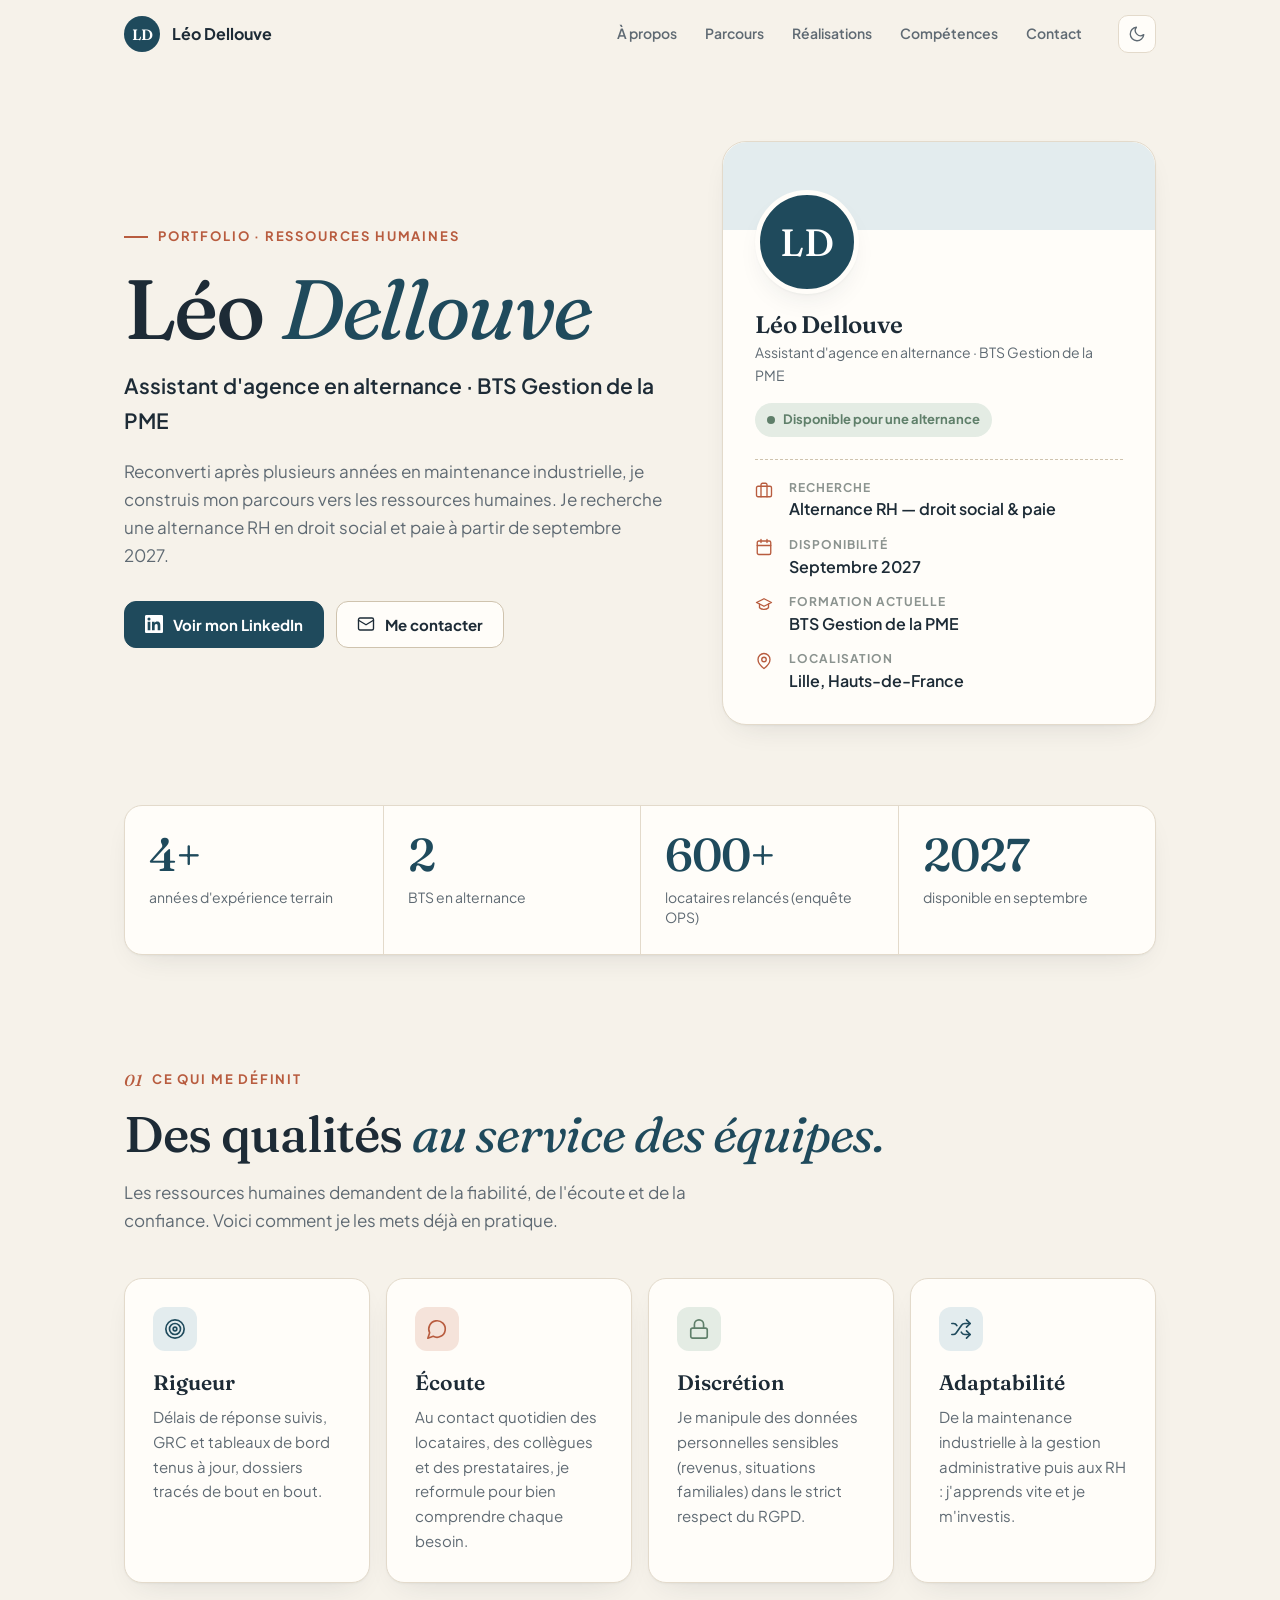
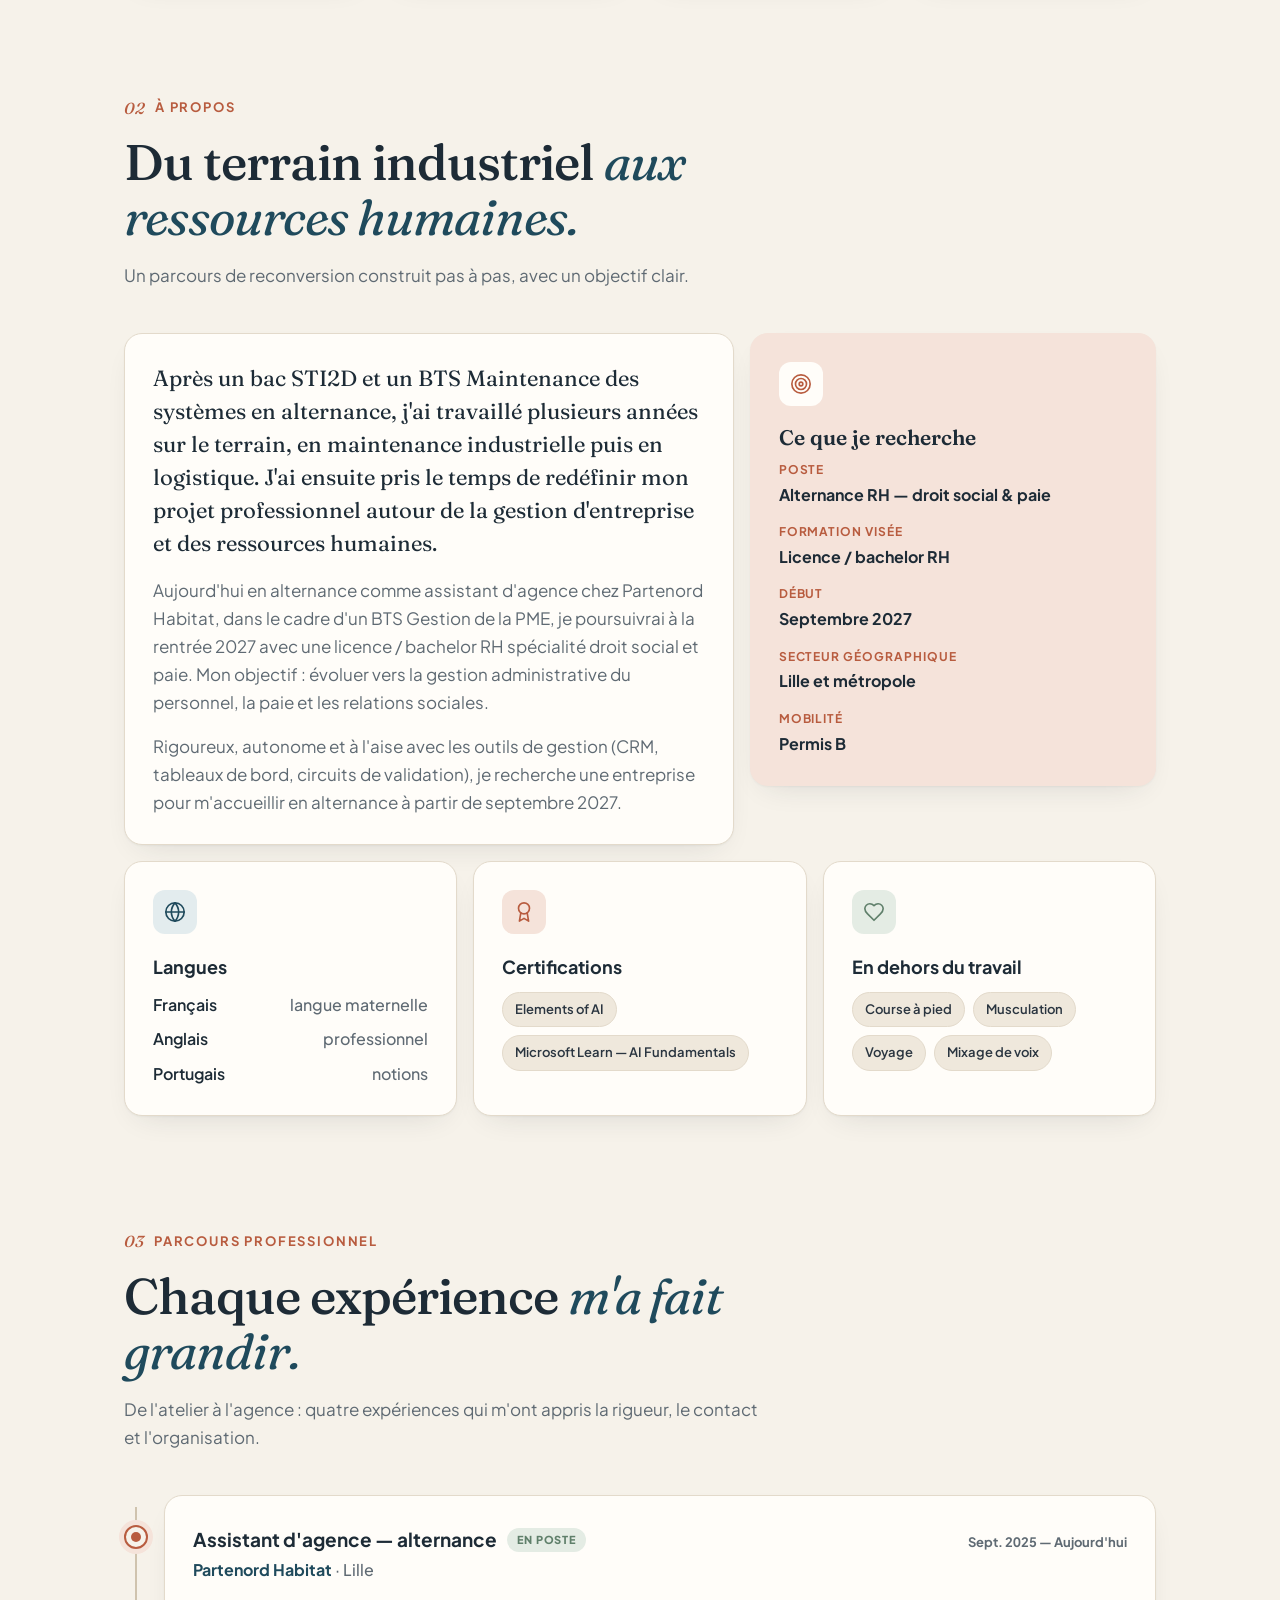
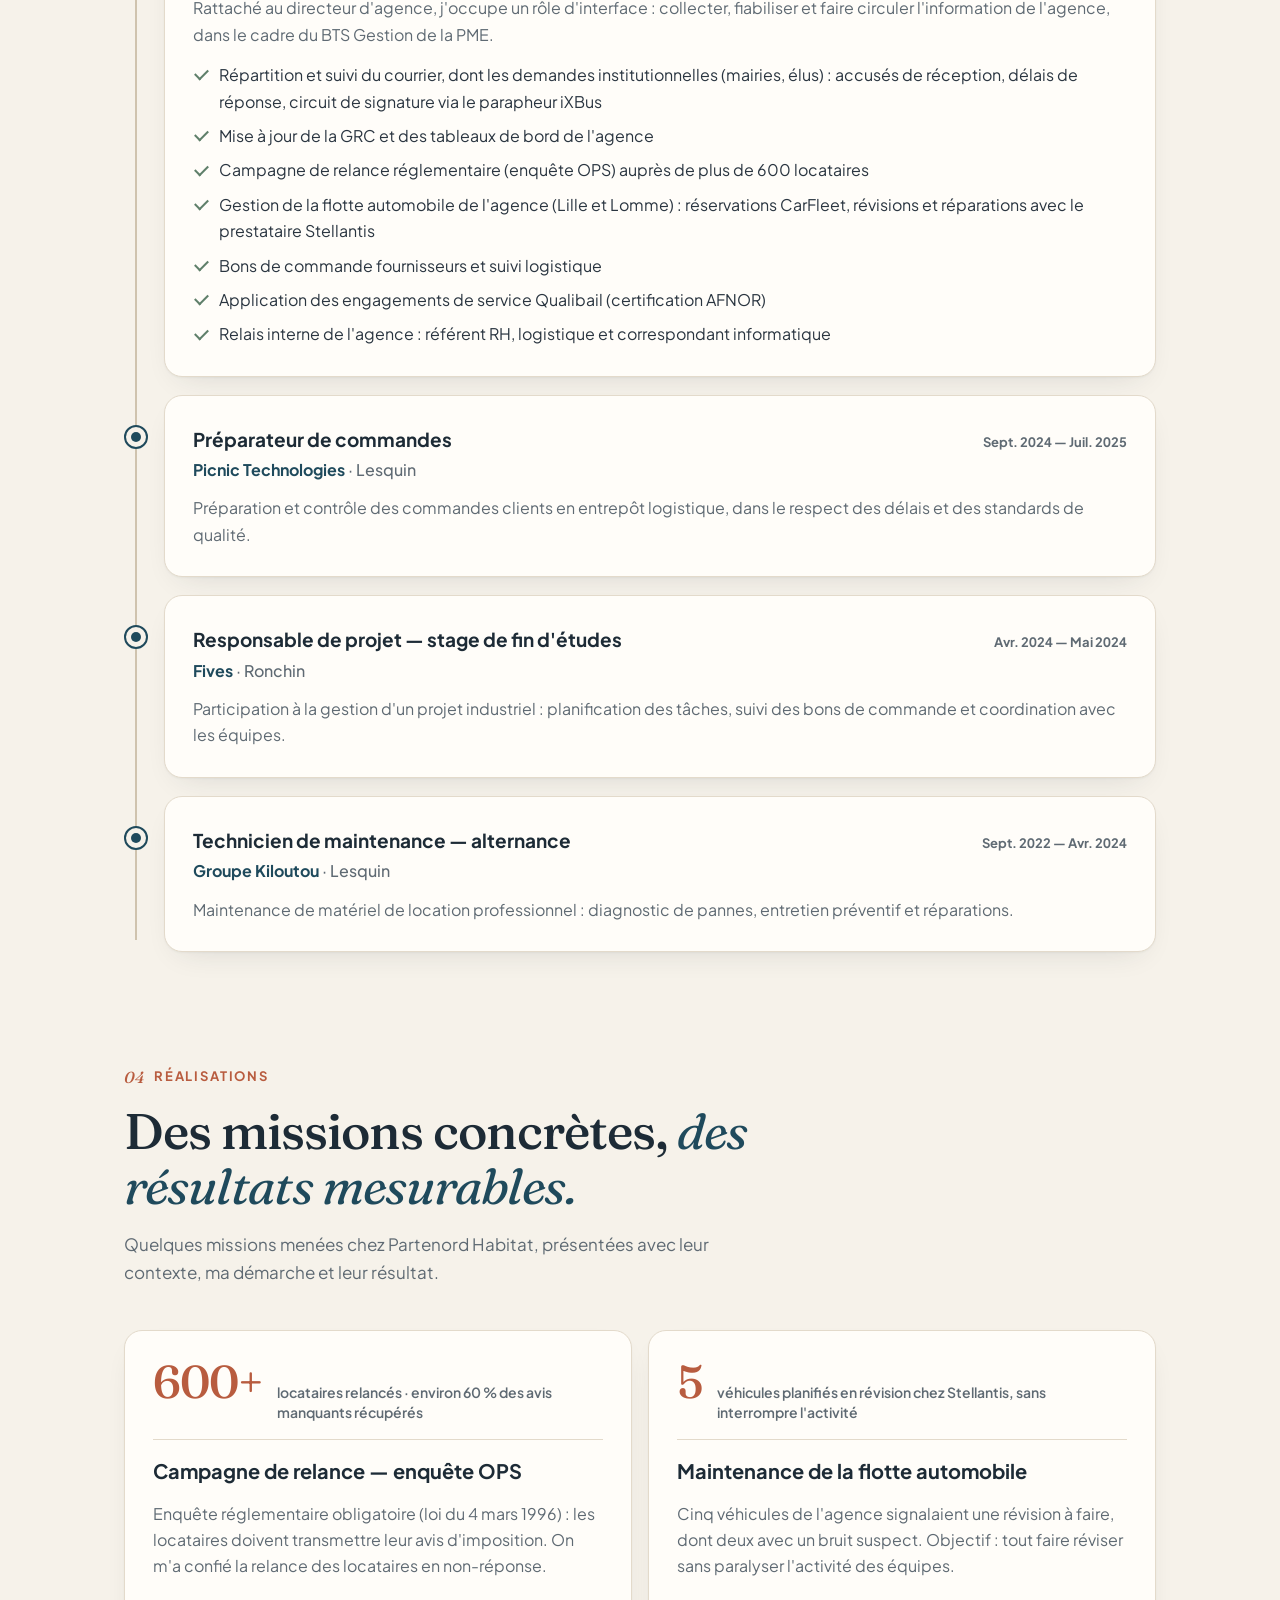
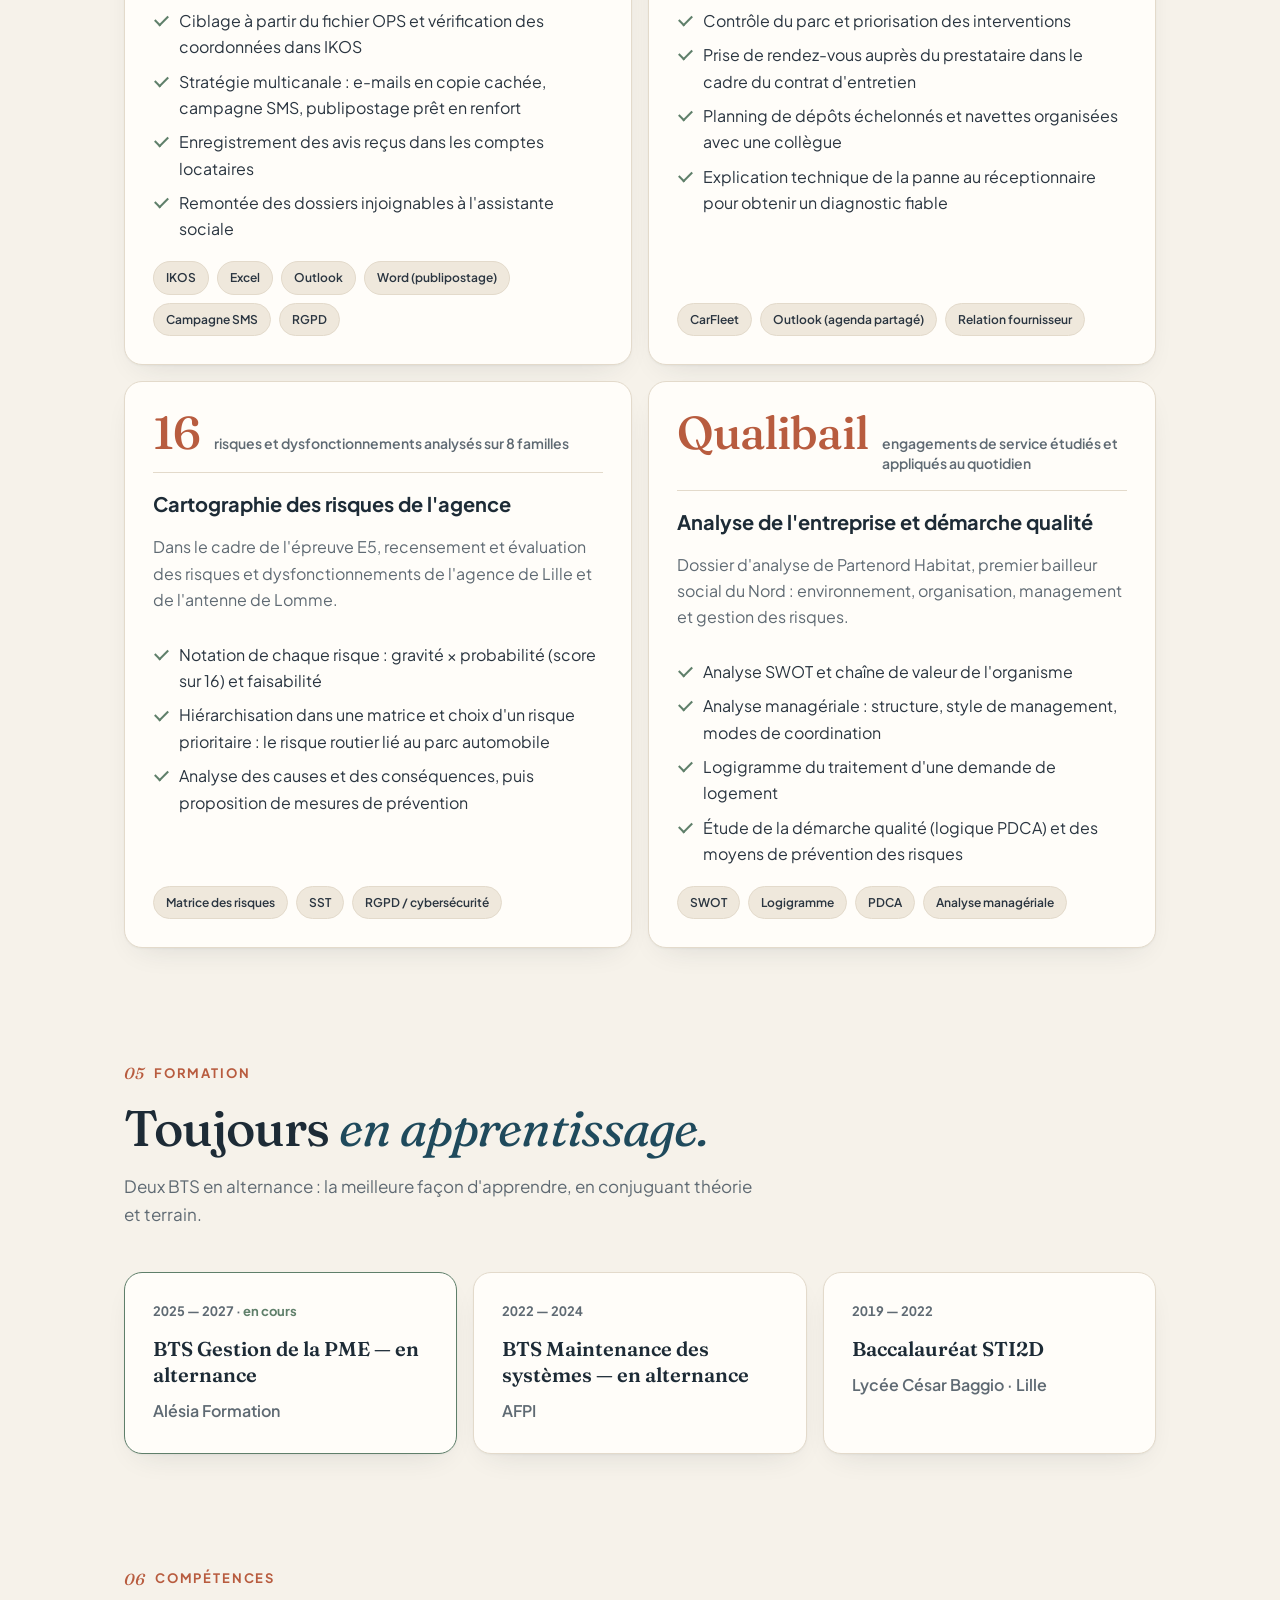
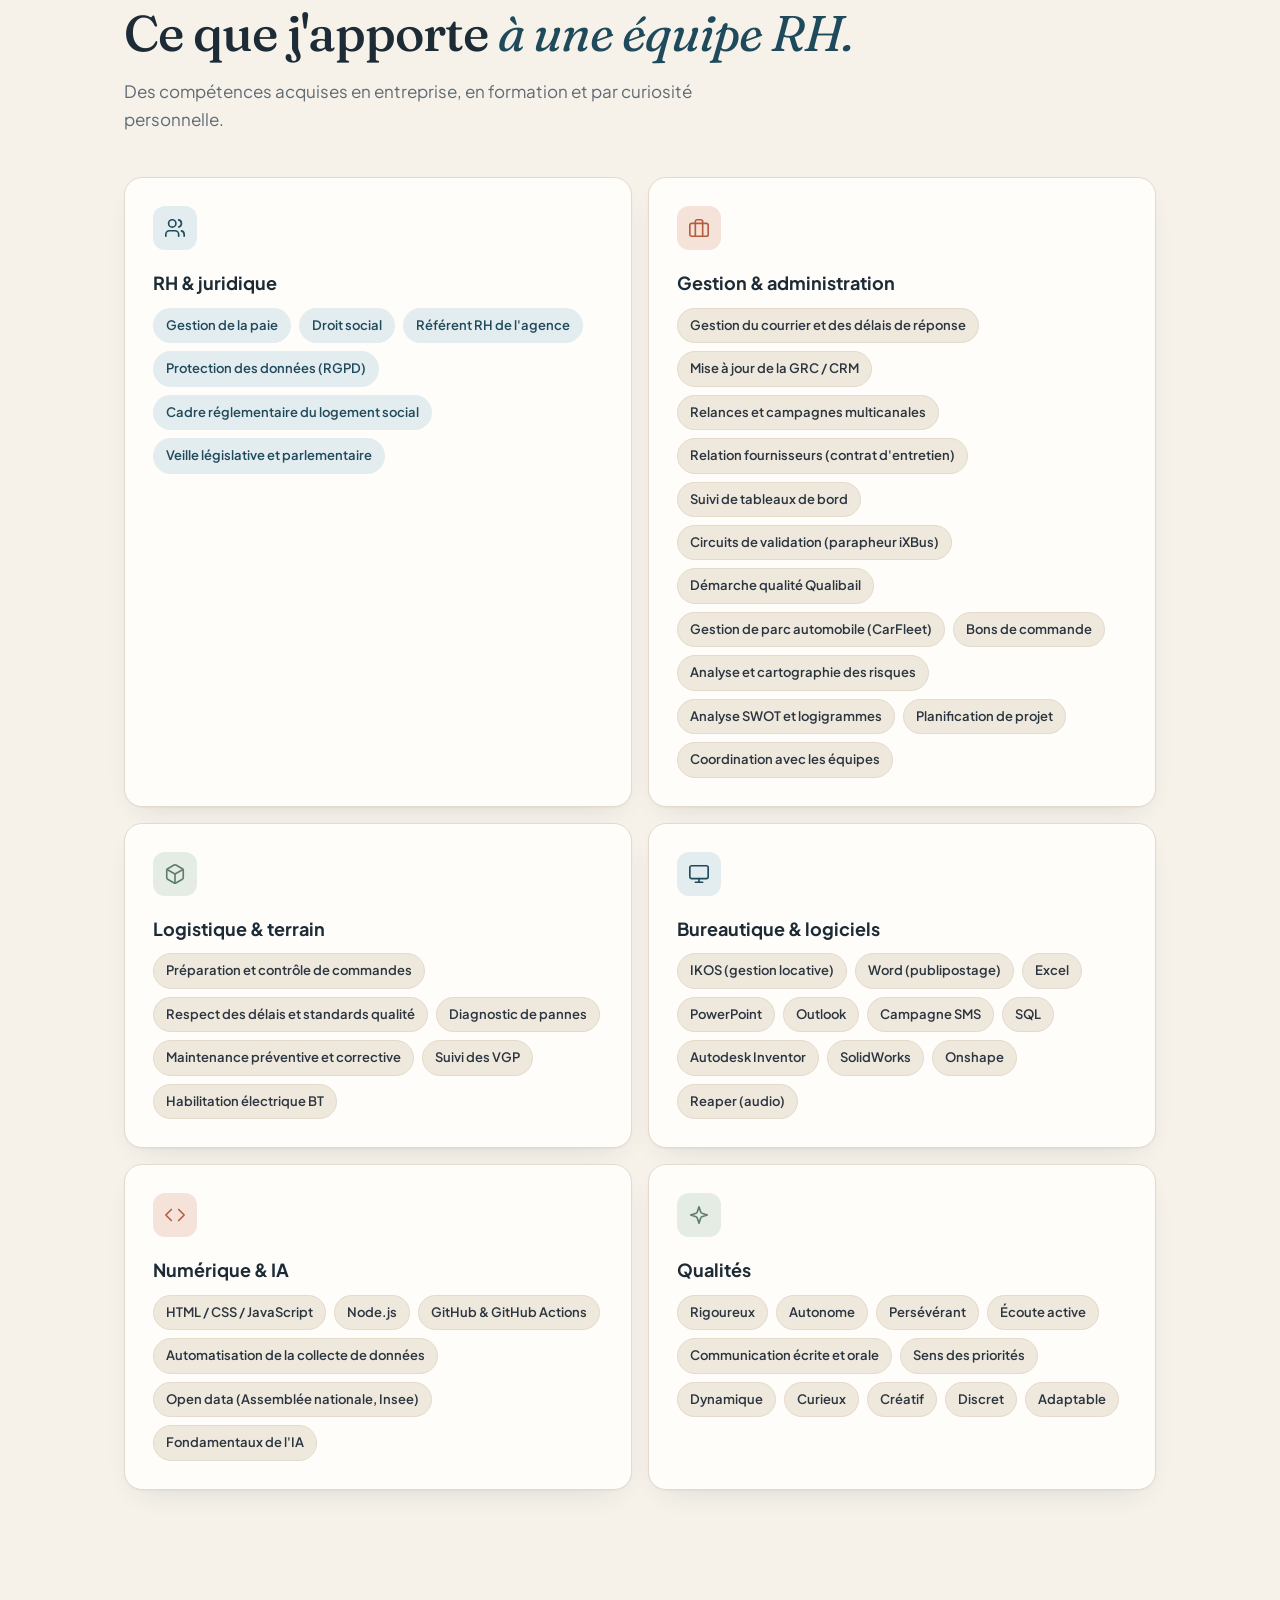
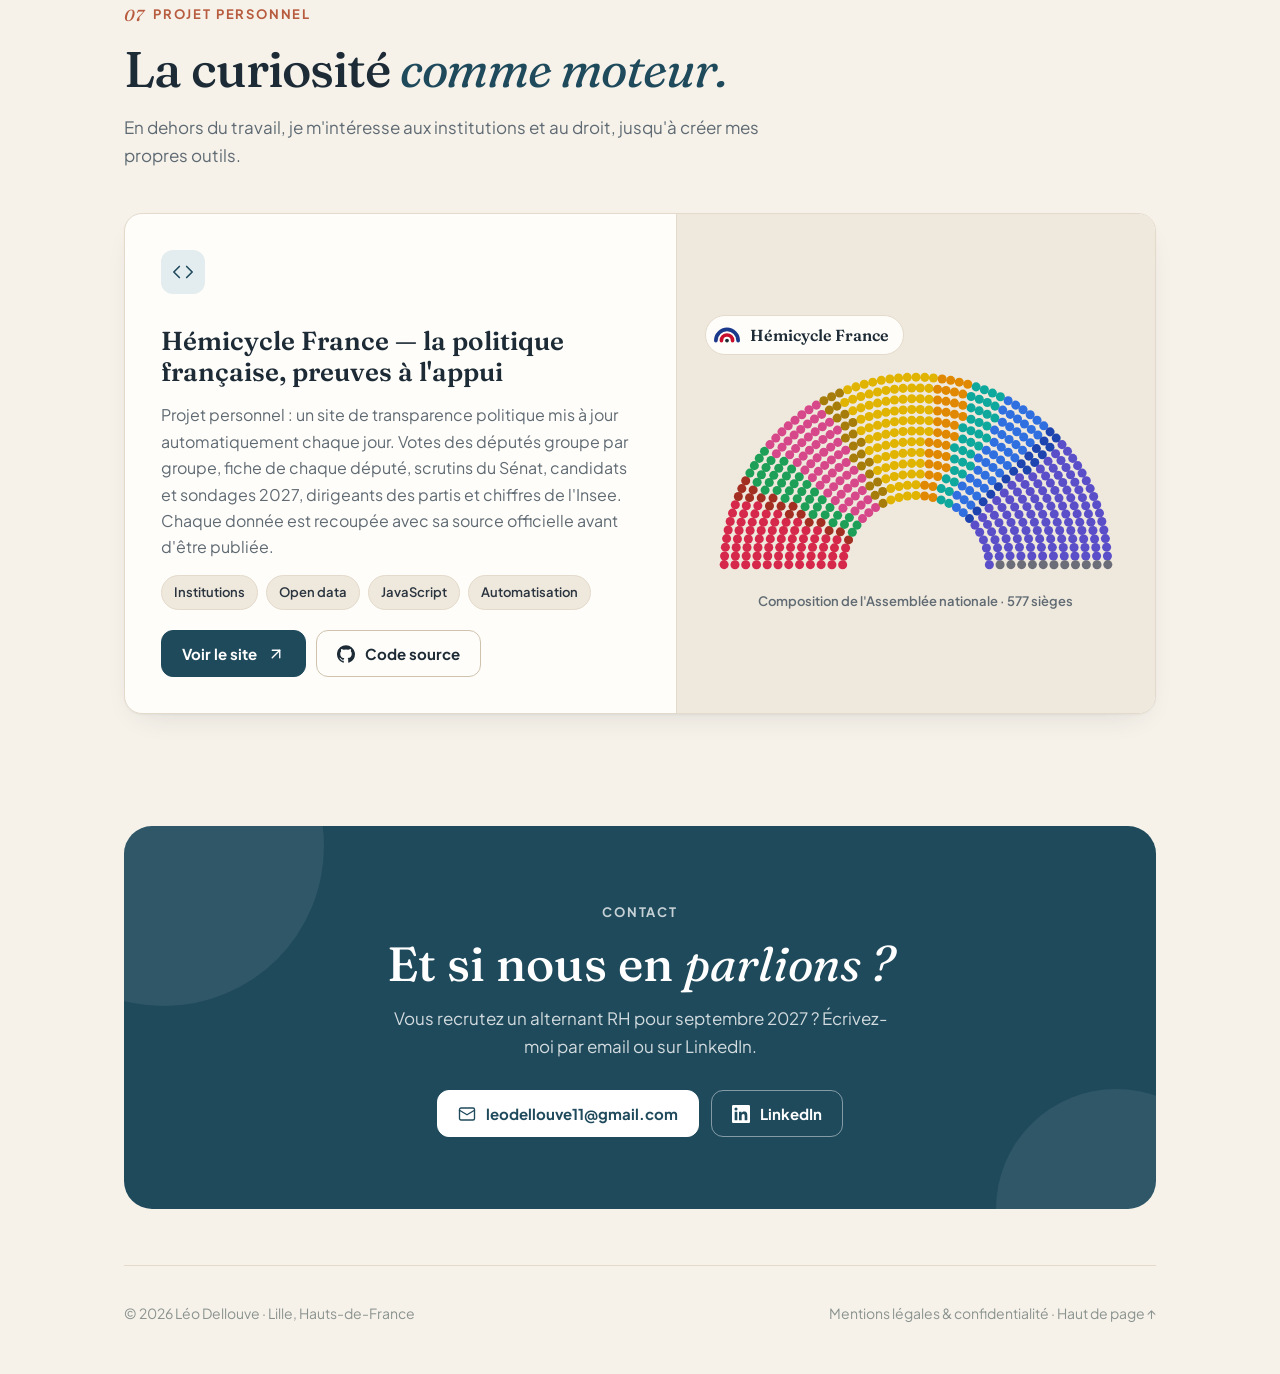
<file: index.html>
<!DOCTYPE html>
<html lang="fr">
<head>
  <meta charset="utf-8">
  <meta name="viewport" content="width=device-width, initial-scale=1">
  <title>Portfolio</title>
  <meta name="description" content="Léo Dellouve — assistant d'agence en alternance (BTS Gestion de la PME), en recherche d'alternance RH en droit social et paie pour la rentrée 2027.">
  <meta name="theme-color" content="#f6f2ea">
  <!-- Confidentialité : aucune ressource externe n'est chargée (ni police, ni script, ni statistique). -->
  <meta http-equiv="Content-Security-Policy" content="default-src 'self'; script-src 'self' 'unsafe-inline'; style-src 'self' 'unsafe-inline'; img-src 'self' data:; font-src 'self'; connect-src 'none'; frame-src 'none'; object-src 'none'; base-uri 'self'; form-action 'none'">
  <meta name="referrer" content="no-referrer">
  <link rel="stylesheet" href="fonts/fonts.css">
  <style>
    :root {
      --bg: #f6f2ea;
      --bg-alt: #efe8dc;
      --surface: #fffdf9;
      --ink: #1d2b36;
      --text: #2a3540;
      --muted: #5f6a73;
      --faint: #8b938f;
      --line: #e3dacb;
      --line-strong: #cfc3ae;
      --primary: #1f4a5c;
      --primary-ink: #ffffff;
      --primary-soft: #e3ecee;
      --accent: #b85c3f;
      --accent-soft: #f5e3da;
      --sage: #5f7f6a;
      --sage-soft: #e4ece4;
      --shadow: 0 1px 2px rgba(29, 43, 54, .04), 0 12px 32px -16px rgba(29, 43, 54, .16);
      --radius: 18px;
      color-scheme: light;
    }
    :root[data-theme="dark"] {
      --bg: #141a1f;
      --bg-alt: #1a2127;
      --surface: #1d252c;
      --ink: #f1ece3;
      --text: #dcd6cc;
      --muted: #a2a8a8;
      --faint: #7d8584;
      --line: #2c353d;
      --line-strong: #3b4650;
      --primary: #8dbccb;
      --primary-ink: #0f1a20;
      --primary-soft: #1f3139;
      --accent: #e39a7f;
      --accent-soft: #3a2923;
      --sage: #9dbba6;
      --sage-soft: #223029;
      --shadow: 0 1px 2px rgba(0,0,0,.2), 0 12px 32px -16px rgba(0,0,0,.5);
      color-scheme: dark;
    }

    * { box-sizing: border-box; }
    html { scroll-behavior: smooth; }
    body {
      margin: 0; background: var(--bg); color: var(--text);
      font: 16px/1.65 "Plus Jakarta Sans", system-ui, -apple-system, sans-serif;
      -webkit-font-smoothing: antialiased; overflow-x: hidden;
    }
    a { color: inherit; }
    ::selection { background: var(--accent-soft); color: var(--ink); }
    .wrap { max-width: 1080px; margin: 0 auto; padding: 0 24px; }
    .serif { font-family: Fraunces, Georgia, serif; }
    h1, h2, h3 { color: var(--ink); }

    /* ---------- Barre de progression + navigation ---------- */
    .progress { position: fixed; top: 0; left: 0; height: 3px; width: 100%; z-index: 60; background: var(--accent); transform-origin: 0 50%; transform: scaleX(0); }
    .topbar {
      position: sticky; top: 0; z-index: 50;
      background: color-mix(in srgb, var(--bg) 88%, transparent);
      backdrop-filter: blur(10px); -webkit-backdrop-filter: blur(10px);
      border-bottom: 1px solid transparent; transition: border-color .3s;
    }
    .topbar.scrolled { border-bottom-color: var(--line); }
    .topbar .wrap { display: flex; align-items: center; gap: 24px; height: 68px; }
    .brand { display: flex; align-items: center; gap: 12px; text-decoration: none; margin-right: auto; }
    .brand .mono { width: 36px; height: 36px; border-radius: 50%; display: grid; place-items: center; background: var(--primary); color: var(--primary-ink); font: 600 15px Fraunces, Georgia, serif; }
    .brand span:last-child { font-weight: 700; color: var(--ink); }
    nav { display: flex; gap: 4px; }
    nav a { text-decoration: none; font-size: 14px; font-weight: 600; color: var(--muted); padding: 8px 12px; border-radius: 10px; transition: color .2s, background .2s; }
    nav a:hover { color: var(--ink); background: var(--bg-alt); }
    nav a.active { color: var(--primary); }
    .icon-btn { display: inline-grid; place-items: center; width: 38px; height: 38px; border-radius: 10px; border: 1px solid var(--line); background: var(--surface); color: var(--muted); cursor: pointer; }
    .icon-btn:hover { color: var(--ink); border-color: var(--line-strong); }
    .icon-btn svg { width: 18px; height: 18px; }

    /* ---------- Boutons ---------- */
    .actions { display: flex; flex-wrap: wrap; gap: 12px; }
    .btn {
      display: inline-flex; align-items: center; gap: 10px; padding: 13px 20px; border-radius: 12px;
      font: 700 15px "Plus Jakarta Sans", system-ui, sans-serif; text-decoration: none; cursor: pointer;
      color: var(--ink); background: var(--surface); border: 1px solid var(--line-strong);
      transition: transform .2s, background .2s, border-color .2s;
    }
    .btn:hover { transform: translateY(-1px); border-color: var(--ink); }
    .btn svg { width: 18px; height: 18px; flex-shrink: 0; }
    .btn.primary { background: var(--primary); border-color: var(--primary); color: var(--primary-ink); }
    .btn.primary:hover { background: color-mix(in srgb, var(--primary) 88%, #000); }

    /* ---------- Hero ---------- */
    .hero { display: grid; grid-template-columns: 1.25fr 1fr; gap: 56px; align-items: center; padding: 72px 0 80px; }
    .eyebrow { display: inline-flex; align-items: center; gap: 10px; font-size: 13px; font-weight: 700; letter-spacing: .14em; text-transform: uppercase; color: var(--accent); margin-bottom: 20px; }
    .eyebrow::before { content: ""; width: 24px; height: 2px; background: currentColor; }
    h1 { font-family: Fraunces, Georgia, serif; font-weight: 500; font-size: clamp(46px, 7.5vw, 84px); line-height: 1; letter-spacing: -.025em; margin: 0 0 18px; }
    h1 em { font-style: italic; font-weight: 400; color: var(--primary); }
    .role { font-size: clamp(18px, 2.2vw, 21px); font-weight: 600; color: var(--ink); margin: 0 0 18px; }
    .pitch { font-size: 17px; color: var(--muted); max-width: 560px; margin: 0 0 32px; }
    .underline { background: linear-gradient(transparent 62%, var(--accent-soft) 62%); padding: 0 2px; }

    .profile {
      position: relative; background: var(--surface); border: 1px solid var(--line); border-radius: 24px; padding: 32px; box-shadow: var(--shadow);
    }
    .profile::before { content: ""; position: absolute; inset: 0 0 auto 0; height: 88px; border-radius: 24px 24px 0 0; background: var(--primary-soft); }
    .profile > * { position: relative; }
    .profile .avatar {
      width: 104px; height: 104px; border-radius: 50%; margin: 16px 0 16px; overflow: hidden;
      display: grid; place-items: center; background: var(--primary); color: var(--primary-ink);
      font: 500 38px Fraunces, Georgia, serif; border: 5px solid var(--surface); box-shadow: var(--shadow);
    }
    .profile .avatar img { width: 100%; height: 100%; object-fit: cover; }
    .profile h2 { font: 600 24px Fraunces, Georgia, serif; margin: 0; letter-spacing: -.01em; }
    .profile .p-role { color: var(--muted); font-size: 14px; margin: 2px 0 16px; }
    .status { display: inline-flex; align-items: center; gap: 8px; font-size: 13px; font-weight: 700; color: var(--sage); background: var(--sage-soft); padding: 6px 12px; border-radius: 999px; }
    .status::before { content: ""; width: 8px; height: 8px; border-radius: 50%; background: currentColor; }
    .profile dl { margin: 22px 0 0; padding-top: 18px; border-top: 1px dashed var(--line-strong); display: grid; gap: 14px; }
    .profile dl > div { display: grid; grid-template-columns: 22px 1fr; gap: 12px; align-items: start; }
    .profile dl svg { width: 18px; height: 18px; color: var(--accent); margin-top: 3px; }
    .profile dt { font-size: 12px; font-weight: 700; letter-spacing: .08em; text-transform: uppercase; color: var(--faint); }
    .profile dd { margin: 1px 0 0; font-weight: 600; color: var(--ink); line-height: 1.4; }

    /* ---------- Chiffres ---------- */
    .stats { display: grid; grid-template-columns: repeat(4, 1fr); background: var(--surface); border: 1px solid var(--line); border-radius: var(--radius); box-shadow: var(--shadow); }
    .stat { padding: 26px 24px; border-left: 1px solid var(--line); }
    .stat:first-child { border-left: 0; }
    .stat .num { font: 500 clamp(34px, 4.4vw, 46px)/1 Fraunces, Georgia, serif; color: var(--primary); letter-spacing: -.02em; font-variant-numeric: tabular-nums; }
    .stat .lbl { color: var(--muted); font-size: 14px; margin-top: 10px; line-height: 1.4; }

    /* ---------- Sections ---------- */
    section { padding: 112px 0 0; scroll-margin-top: 72px; }
    .kicker { display: inline-flex; align-items: center; gap: 10px; font-size: 13px; font-weight: 700; letter-spacing: .14em; text-transform: uppercase; color: var(--accent); margin-bottom: 14px; }
    .kicker .n { font-family: Fraunces, Georgia, serif; font-style: italic; font-weight: 500; letter-spacing: 0; font-size: 16px; text-transform: none; }
    h2.title { font: 500 clamp(32px, 4.6vw, 50px)/1.1 Fraunces, Georgia, serif; letter-spacing: -.02em; margin: 0 0 16px; max-width: 760px; }
    h2.title em { font-style: italic; font-weight: 400; color: var(--primary); }
    .lead { color: var(--muted); font-size: 17px; max-width: 640px; margin: 0 0 44px; }

    .card { background: var(--surface); border: 1px solid var(--line); border-radius: var(--radius); padding: 28px; box-shadow: var(--shadow); transition: border-color .25s, transform .25s; }
    .card:hover { border-color: var(--line-strong); }
    .card h3 { margin: 0 0 10px; font-size: 18px; }
    .ico { width: 44px; height: 44px; border-radius: 12px; display: grid; place-items: center; margin-bottom: 18px; background: var(--primary-soft); color: var(--primary); }
    .ico.warm { background: var(--accent-soft); color: var(--accent); }
    .ico.sage { background: var(--sage-soft); color: var(--sage); }
    .ico svg { width: 22px; height: 22px; }

    .chips { display: flex; flex-wrap: wrap; gap: 8px; }
    .chip { font-size: 13px; font-weight: 600; padding: 6px 12px; border-radius: 999px; background: var(--bg-alt); color: var(--text); border: 1px solid var(--line); }
    .chips.soft .chip { background: var(--primary-soft); border-color: transparent; color: var(--primary); }

    /* Valeurs */
    .values { display: grid; grid-template-columns: repeat(4, 1fr); gap: 16px; }
    .values .card h3 { font: 600 21px Fraunces, Georgia, serif; }
    .values .card p { margin: 0; color: var(--muted); font-size: 15px; }

    /* À propos */
    .about { display: grid; grid-template-columns: 1.5fr 1fr; gap: 16px; align-items: start; }
    .story p { font-size: 17px; color: var(--muted); margin: 0 0 16px; }
    .story p:first-child { font: 400 22px/1.5 Fraunces, Georgia, serif; color: var(--ink); }
    .story p:last-child { margin-bottom: 0; }
    .looking { background: var(--accent-soft); border-color: transparent; }
    .looking h3 { font: 600 21px Fraunces, Georgia, serif; }
    .looking dl { margin: 0; display: grid; gap: 14px; }
    .looking dt { font-size: 12px; font-weight: 700; letter-spacing: .08em; text-transform: uppercase; color: var(--accent); }
    .looking dd { margin: 2px 0 0; font-weight: 700; color: var(--ink); }
    .side { display: grid; gap: 16px; }
    .mini { display: grid; grid-template-columns: repeat(3, 1fr); gap: 16px; margin-top: 16px; }
    .list-clean { list-style: none; padding: 0; margin: 0; display: grid; gap: 8px; }
    .list-clean li { display: flex; justify-content: space-between; gap: 12px; font-weight: 600; color: var(--ink); }
    .list-clean li span:last-child { color: var(--muted); font-weight: 500; text-align: right; }

    /* Parcours */
    .timeline { position: relative; display: grid; gap: 18px; padding-left: 40px; }
    .timeline::before { content: ""; position: absolute; left: 11px; top: 12px; bottom: 12px; width: 2px; background: var(--line-strong); }
    .t-item { position: relative; }
    .t-dot { position: absolute; left: -40px; top: 30px; width: 24px; height: 24px; border-radius: 50%; background: var(--bg); border: 2px solid var(--primary); }
    .t-dot::after { content: ""; position: absolute; inset: 5px; border-radius: 50%; background: var(--primary); }
    .t-item.current .t-dot { border-color: var(--accent); box-shadow: 0 0 0 5px var(--accent-soft); }
    .t-item.current .t-dot::after { background: var(--accent); }
    .t-head { display: flex; flex-wrap: wrap; align-items: baseline; justify-content: space-between; gap: 6px 16px; }
    .t-head h3 { margin: 0; font-size: 19px; }
    .t-when { font-size: 13px; font-weight: 700; color: var(--muted); white-space: nowrap; font-variant-numeric: tabular-nums; }
    .t-where { margin-top: 2px; font-weight: 700; color: var(--primary); }
    .t-where .place { color: var(--muted); font-weight: 500; }
    .t-item p { color: var(--muted); margin: 12px 0 0; }
    .ticks { margin: 14px 0 0; padding: 0; list-style: none; display: grid; gap: 8px; }
    .ticks li { position: relative; padding-left: 26px; color: var(--text); }
    .ticks li::before { content: ""; position: absolute; left: 2px; top: .45em; width: 11px; height: 6px; border-left: 2px solid var(--sage); border-bottom: 2px solid var(--sage); transform: rotate(-45deg); }
    .now { display: inline-block; font-size: 11px; font-weight: 800; letter-spacing: .08em; text-transform: uppercase; padding: 3px 10px; border-radius: 999px; background: var(--sage-soft); color: var(--sage); margin-left: 10px; vertical-align: 3px; }

    /* Réalisations */
    .real { display: grid; grid-template-columns: repeat(2, 1fr); gap: 16px; }
    .real .card { display: flex; flex-direction: column; gap: 14px; }
    .real .kpi { display: flex; align-items: baseline; gap: 14px; padding-bottom: 16px; border-bottom: 1px solid var(--line); }
    .real .kpi-val { font: 500 clamp(34px, 4.2vw, 46px)/1 Fraunces, Georgia, serif; color: var(--accent); white-space: nowrap; letter-spacing: -.02em; }
    .real .kpi-lbl { color: var(--muted); font-size: 14px; font-weight: 600; line-height: 1.4; }
    .real h3 { font-size: 20px; margin: 0; }
    .real .ctx { color: var(--muted); margin: 0; }
    .real .chips { margin-top: auto; padding-top: 4px; }
    .real .chip { font-size: 12px; }

    /* Formation */
    .edu { display: grid; grid-template-columns: repeat(3, 1fr); gap: 16px; }
    .edu .year { font-size: 13px; font-weight: 700; color: var(--muted); margin-bottom: 14px; font-variant-numeric: tabular-nums; }
    .edu .year b { color: var(--sage); }
    .edu h3 { font: 600 20px/1.3 Fraunces, Georgia, serif; }
    .edu .school { color: var(--muted); font-weight: 600; }
    .edu .card.ongoing { border-color: var(--sage); }

    /* Compétences */
    .skills { display: grid; grid-template-columns: repeat(2, 1fr); gap: 16px; }

    /* Projet */
    .project { display: grid; grid-template-columns: 1.15fr 1fr; padding: 0; overflow: hidden; margin-bottom: 16px; }
    .project .p-body { padding: 36px; display: flex; flex-direction: column; gap: 14px; }
    .project h3 { font: 600 26px/1.2 Fraunces, Georgia, serif; margin: 0; }
    .project p { color: var(--muted); margin: 0; }
    .p-links { display: flex; flex-wrap: wrap; gap: 10px; margin-top: auto; padding-top: 6px; }
    .p-visual { position: relative; min-height: 280px; background: var(--bg-alt); border-left: 1px solid var(--line); }
    .p-visual { display: flex; flex-direction: column; align-items: center; justify-content: center; gap: 14px; padding: 28px; }
    .hemi { width: 100%; max-width: 400px; height: auto; }
    .p-brand { align-self: flex-start; display: inline-flex; align-items: center; gap: 10px; font: 600 16px Fraunces, Georgia, serif; color: var(--ink); background: var(--surface); border: 1px solid var(--line); padding: 6px 14px 6px 8px; border-radius: 999px; }
    .p-brand svg { width: 26px; height: 26px; color: var(--ink); }
    .p-caption { font-size: 13px; font-weight: 600; color: var(--muted); text-align: center; }

    /* Contact */
    .contact { margin: 112px 0 0; padding: 72px 40px; border-radius: 28px; background: var(--primary); color: var(--primary-ink); text-align: center; position: relative; overflow: hidden; }
    .contact::before, .contact::after { content: ""; position: absolute; border-radius: 50%; background: color-mix(in srgb, var(--primary-ink) 7%, transparent); }
    .contact::before { width: 320px; height: 320px; left: -120px; top: -140px; }
    .contact::after { width: 240px; height: 240px; right: -80px; bottom: -120px; }
    .contact > * { position: relative; }
    .contact .kicker { color: color-mix(in srgb, var(--primary-ink) 75%, transparent); justify-content: center; }
    .contact h2 { font: 500 clamp(32px, 4.6vw, 48px)/1.1 Fraunces, Georgia, serif; color: var(--primary-ink); margin: 0 auto 14px; }
    .contact h2 em { font-style: italic; font-weight: 400; }
    .contact p { color: color-mix(in srgb, var(--primary-ink) 80%, transparent); font-size: 17px; max-width: 520px; margin: 0 auto 30px; }
    .contact .actions { justify-content: center; }
    .contact .btn { background: var(--primary-ink); color: var(--primary); border-color: var(--primary-ink); }
    .contact .btn.ghost { background: transparent; color: var(--primary-ink); border-color: color-mix(in srgb, var(--primary-ink) 45%, transparent); }
    .contact .btn.ghost:hover { border-color: var(--primary-ink); }

    footer { display: flex; justify-content: space-between; flex-wrap: wrap; gap: 12px; color: var(--faint); font-size: 14px; padding: 36px 0 48px; margin-top: 56px; border-top: 1px solid var(--line); }
    footer a { text-decoration: none; }
    footer a:hover { color: var(--ink); }

    .toast { position: fixed; bottom: 28px; left: 50%; transform: translate(-50%, 16px); opacity: 0; z-index: 70; background: var(--ink); color: var(--bg); font-weight: 700; font-size: 14px; padding: 12px 20px; border-radius: 999px; transition: opacity .3s, transform .3s; pointer-events: none; white-space: nowrap; }
    .toast.show { opacity: 1; transform: translate(-50%, 0); }

    /* ---------- Apparitions douces ---------- */
    .js .reveal { opacity: 0; transform: translateY(18px); transition: opacity .7s ease, transform .7s ease; transition-delay: var(--d, 0s); }
    .js .reveal.in { opacity: 1; transform: none; }
    @media (prefers-reduced-motion: reduce) {
      *, *::before, *::after { transition: none !important; animation: none !important; }
      .js .reveal { opacity: 1; transform: none; }
      html { scroll-behavior: auto; }
    }

    /* ---------- Responsive ---------- */
    @media (max-width: 960px) {
      nav { display: none; }
      .hero { grid-template-columns: 1fr; gap: 40px; padding-top: 48px; }
      .values { grid-template-columns: repeat(2, 1fr); }
      .about { grid-template-columns: 1fr; }
      .mini { grid-template-columns: 1fr; }
      .edu, .real { grid-template-columns: 1fr; }
      .project { grid-template-columns: 1fr; }
      .p-visual { min-height: 200px; border-left: 0; border-bottom: 1px solid var(--line); order: -1; }
      .stats { grid-template-columns: repeat(2, 1fr); }
      .stat:nth-child(3) { border-left: 0; }
      .stat:nth-child(n+3) { border-top: 1px solid var(--line); }
    }
    @media (max-width: 640px) {
      .wrap { padding: 0 16px; }
      .topbar .wrap { height: 60px; }
      .hero { padding: 36px 0 56px; }
      .pitch { font-size: 16px; }
      .btn { padding: 12px 18px; font-size: 14px; }
      .profile { padding: 24px; }
      section { padding-top: 80px; }
      .lead { margin-bottom: 32px; }
      .values, .skills { grid-template-columns: 1fr; }
      .card { padding: 22px; }
      .story p:first-child { font-size: 19px; }
      .timeline { padding-left: 30px; }
      .timeline::before { left: 7px; }
      .t-dot { left: -30px; width: 16px; height: 16px; top: 28px; }
      .t-dot::after { inset: 3px; }
      .now { margin: 6px 0 0; display: table; }
      .project .p-body { padding: 22px; }
      .contact { padding: 52px 20px; border-radius: 22px; margin-top: 80px; }
      .stat { padding: 20px 16px; }
    }

    /* ---------- Impression / PDF ---------- */
    @media print {
      :root { --bg: #fff; --surface: #fff; --shadow: none; }
      body { font-size: 11pt; }
      .topbar, .progress, .toast, .actions, .p-links, .p-visual { display: none !important; }
      .js .reveal { opacity: 1 !important; transform: none !important; }
      .hero { padding: 0 0 16pt; gap: 24pt; }
      section { padding-top: 20pt; break-inside: avoid-page; }
      .card, .stats, .t-item, .contact { break-inside: avoid; }
      .contact { background: #fff; color: var(--ink); border: 1px solid var(--line); padding: 16pt; margin-top: 20pt; }
      .contact h2, .contact p, .contact .kicker { color: var(--ink); }
      .contact .actions { display: flex !important; }
      .contact .btn { border: 0; background: none; color: var(--ink); padding: 0 8pt; }
      footer { margin-top: 16pt; }
      a { text-decoration: none; }
      .wrap { padding: 0; max-width: none; }
      .hero { grid-template-columns: 1.3fr 1fr; align-items: start; }
      h1 { font-size: 40pt; }
      .stats { grid-template-columns: repeat(4, 1fr); }
      .stat { border-top: 0 !important; border-left: 1px solid var(--line) !important; padding: 12pt; }
      .stat:first-child { border-left: 0 !important; }
      .values { grid-template-columns: repeat(4, 1fr); }
      .about { grid-template-columns: 1.5fr 1fr; }
      .mini, .edu { grid-template-columns: repeat(3, 1fr); }
      .real, .skills { grid-template-columns: repeat(2, 1fr); }
      .card { padding: 12pt; }
      h2.title { font-size: 22pt; }
      .lead { margin-bottom: 12pt; font-size: 11pt; }
    }
  </style>
</head>
<body>
  <script>document.documentElement.classList.add("js");</script>
  <div class="progress" aria-hidden="true"></div>

  <header class="topbar">
    <div class="wrap">
      <a class="brand" href="#top" id="brand"></a>
      <nav aria-label="Navigation principale">
        <a href="#apropos">À propos</a>
        <a href="#parcours">Parcours</a>
        <a href="#realisations">Réalisations</a>
        <a href="#competences">Compétences</a>
        <a href="#contact">Contact</a>
      </nav>
      <button class="icon-btn" id="theme" type="button" aria-label="Changer de thème"></button>
    </div>
  </header>

  <main class="wrap" id="top">
    <div class="hero" id="hero"></div>
    <div class="stats reveal" id="stats"></div>
    <div id="content"></div>
  </main>
  <div class="toast" id="toast" role="status" aria-live="polite"></div>

  <script src="data.js"></script>
  <script>
    const d = window.PORTFOLIO;
    const esc = s => String(s ?? "").replace(/[&<>"']/g, c => ({ "&": "&amp;", "<": "&lt;", ">": "&gt;", '"': "&quot;", "'": "&#39;" }[c]));
    const $ = s => document.querySelector(s);
    const list = a => Array.isArray(a) ? a : [];
    const l = d.liens || {};
    const ext = 'target="_blank" rel="noopener noreferrer"';

    const svg = p => `<svg viewBox="0 0 24 24" fill="none" stroke="currentColor" stroke-width="1.8" stroke-linecap="round" stroke-linejoin="round" aria-hidden="true">${p}</svg>`;
    const icons = {
      linkedin: '<svg viewBox="0 0 24 24" fill="currentColor" aria-hidden="true"><path d="M20.45 20.45h-3.56v-5.57c0-1.33-.02-3.04-1.85-3.04-1.85 0-2.14 1.45-2.14 2.94v5.67H9.34V9h3.41v1.56h.05c.48-.9 1.64-1.85 3.37-1.85 3.6 0 4.27 2.37 4.27 5.46v6.28zM5.34 7.43a2.06 2.06 0 1 1 0-4.13 2.06 2.06 0 0 1 0 4.13zM7.12 20.45H3.56V9h3.56v11.45zM22.22 0H1.77C.79 0 0 .77 0 1.73v20.54C0 23.23.79 24 1.77 24h20.45c.98 0 1.78-.77 1.78-1.73V1.73C24 .77 23.2 0 22.22 0z"/></svg>',
      github: '<svg viewBox="0 0 24 24" fill="currentColor" aria-hidden="true"><path d="M12 .3a12 12 0 0 0-3.8 23.38c.6.12.83-.26.83-.57v-2.23c-3.34.73-4.04-1.42-4.04-1.42-.55-1.39-1.34-1.76-1.34-1.76-1.08-.74.09-.73.09-.73 1.2.09 1.83 1.24 1.83 1.24 1.07 1.83 2.8 1.3 3.49 1 .1-.78.42-1.31.76-1.61-2.67-.3-5.47-1.33-5.47-5.93 0-1.31.47-2.38 1.24-3.22-.14-.3-.54-1.52.1-3.18 0 0 1-.32 3.3 1.23a11.5 11.5 0 0 1 6 0c2.28-1.55 3.29-1.23 3.29-1.23.64 1.66.24 2.88.12 3.18a4.65 4.65 0 0 1 1.23 3.22c0 4.61-2.8 5.63-5.48 5.92.42.36.81 1.1.81 2.22v3.29c0 .32.21.7.82.58A12 12 0 0 0 12 .3"/></svg>',
      mail: svg('<rect x="2" y="4" width="20" height="16" rx="2"/><path d="m22 7-10 6L2 7"/>'),
      download: svg('<path d="M21 15v4a2 2 0 0 1-2 2H5a2 2 0 0 1-2-2v-4"/><path d="m7 10 5 5 5-5"/><path d="M12 15V3"/>'),
      arrow: svg('<path d="M7 17 17 7"/><path d="M7 7h10v10"/>'),
      code: svg('<path d="m16 18 6-6-6-6"/><path d="m8 6-6 6 6 6"/>'),
      users: svg('<path d="M16 21v-2a4 4 0 0 0-4-4H6a4 4 0 0 0-4 4v2"/><circle cx="9" cy="7" r="4"/><path d="M22 21v-2a4 4 0 0 0-3-3.87"/><path d="M16 3.13a4 4 0 0 1 0 7.75"/>'),
      briefcase: svg('<rect x="2" y="7" width="20" height="14" rx="2"/><path d="M16 21V5a2 2 0 0 0-2-2h-4a2 2 0 0 0-2 2v16"/>'),
      box: svg('<path d="M21 8a2 2 0 0 0-1-1.73l-7-4a2 2 0 0 0-2 0l-7 4A2 2 0 0 0 3 8v8a2 2 0 0 0 1 1.73l7 4a2 2 0 0 0 2 0l7-4A2 2 0 0 0 21 16Z"/><path d="m3.3 7 8.7 5 8.7-5"/><path d="M12 22V12"/>'),
      monitor: svg('<rect x="2" y="3" width="20" height="14" rx="2"/><path d="M8 21h8"/><path d="M12 17v4"/>'),
      sparkles: svg('<path d="m12 3-1.9 5.8a2 2 0 0 1-1.3 1.3L3 12l5.8 1.9a2 2 0 0 1 1.3 1.3L12 21l1.9-5.8a2 2 0 0 1 1.3-1.3L21 12l-5.8-1.9a2 2 0 0 1-1.3-1.3Z"/>'),
      tools: svg('<path d="M14.7 6.3a1 1 0 0 0 0 1.4l1.6 1.6a1 1 0 0 0 1.4 0l3.77-3.77a6 6 0 0 1-7.94 7.94l-6.91 6.91a2.12 2.12 0 0 1-3-3l6.91-6.91a6 6 0 0 1 7.94-7.94l-3.76 3.76z"/>'),
      globe: svg('<circle cx="12" cy="12" r="10"/><path d="M2 12h20"/><path d="M12 2a15.3 15.3 0 0 1 4 10 15.3 15.3 0 0 1-4 10 15.3 15.3 0 0 1-4-10 15.3 15.3 0 0 1 4-10z"/>'),
      award: svg('<circle cx="12" cy="8" r="6"/><path d="M15.48 12.89 17 22l-5-3-5 3 1.52-9.11"/>'),
      heart: svg('<path d="M19 14c1.49-1.46 3-3.21 3-5.5A5.5 5.5 0 0 0 16.5 3c-1.76 0-3 .5-4.5 2-1.5-1.5-2.74-2-4.5-2A5.5 5.5 0 0 0 2 8.5c0 2.3 1.5 4.05 3 5.5l7 7Z"/>'),
      target: svg('<circle cx="12" cy="12" r="10"/><circle cx="12" cy="12" r="6"/><circle cx="12" cy="12" r="2"/>'),
      message: svg('<path d="M7.9 20A9 9 0 1 0 4 16.1L2 22Z"/>'),
      lock: svg('<rect x="3" y="11" width="18" height="11" rx="2"/><path d="M7 11V7a5 5 0 0 1 10 0v4"/>'),
      shuffle: svg('<path d="M2 18h1.4c1.3 0 2.5-.6 3.3-1.7l6.1-8.6c.7-1.1 2-1.7 3.3-1.7H22"/><path d="m18 2 4 4-4 4"/><path d="M2 6h1.9c1.5 0 2.9.9 3.6 2.2"/><path d="M22 18h-5.9c-1.3 0-2.6-.7-3.3-1.8l-.5-.8"/><path d="m18 14 4 4-4 4"/>'),
      pin: svg('<path d="M20 10c0 6-8 12-8 12s-8-6-8-12a8 8 0 0 1 16 0Z"/><circle cx="12" cy="10" r="3"/>'),
      calendar: svg('<rect x="3" y="4" width="18" height="18" rx="2"/><path d="M16 2v4M8 2v4M3 10h18"/>'),
      grad: svg('<path d="M22 10 12 5 2 10l10 5 10-5Z"/><path d="M6 12v5c3 3 9 3 12 0v-5"/>'),
      sun: svg('<circle cx="12" cy="12" r="4"/><path d="M12 2v2M12 20v2M4.9 4.9l1.4 1.4M17.7 17.7l1.4 1.4M2 12h2M20 12h2M4.9 19.1l1.4-1.4M17.7 6.3l1.4-1.4"/>'),
      moon: svg('<path d="M21 12.8A9 9 0 1 1 11.2 3a7 7 0 0 0 9.8 9.8z"/>'),
    };
    const skillIcons = [icons.users, icons.briefcase, icons.box, icons.monitor, icons.code, icons.sparkles];
    const tones = ["", "warm", "sage"];

    const parts = d.nom.trim().split(/\s+/);
    const first = parts.shift();
    const initials = d.nom.split(/\s+/).map(w => w[0]).join("").slice(0, 2).toUpperCase();
    const mailButton = (label, cls = "") => l.email ? `<button class="btn ${cls} copy-mail" data-mail="${esc(l.email)}" type="button">${icons.mail}${esc(label || l.email)}</button>` : "";
    const rech = Object.fromEntries(list(d.recherche).map(r => [r.label, r.valeur]));
    let secNum = 0;
    const kicker = label => `<div class="kicker reveal"><span class="n">${String(++secNum).padStart(2, "0")}</span>${esc(label)}</div>`;

    document.title = `${d.nom} — Portfolio RH`;
    $("#brand").innerHTML = `<span class="mono">${esc(initials)}</span><span>${esc(d.nom)}</span>`;

    // ---------- Hero ----------
    const current = list(d.formation).find(f => /en cours/i.test(f.diplome));
    const profileRows = [
      [icons.briefcase, "Recherche", rech["Poste"]],
      [icons.calendar, "Disponibilité", rech["Début"]],
      [icons.grad, "Formation actuelle", current && current.diplome.replace(/\s*[—-]\s*en alternance.*$/i, "").replace(/\s*\(en cours\)/i, "")],
      [icons.pin, "Localisation", d.localisation],
    ].filter(r => r[2]);
    $("#hero").innerHTML = `
      <div>
        <div class="eyebrow reveal">Portfolio · Ressources humaines</div>
        <h1 class="reveal" style="--d:.06s">${esc(first)} <em>${esc(parts.join(" "))}</em></h1>
        <p class="role reveal" style="--d:.12s">${esc(d.titre)}</p>
        <p class="pitch reveal" style="--d:.18s">${esc(d.accroche)}</p>
        <div class="actions reveal" style="--d:.24s">
          ${l.linkedin ? `<a class="btn primary" href="${esc(l.linkedin)}" ${ext}>${icons.linkedin}Voir mon LinkedIn</a>` : ""}
          ${mailButton("Me contacter")}
          ${l.cv ? `<a class="btn" href="${esc(l.cv)}" ${ext}>${icons.download}Mon CV</a>` : ""}
        </div>
      </div>
      <aside class="profile reveal" style="--d:.15s" aria-label="Fiche profil">
        <div class="avatar">${d.photo ? `<img src="${esc(d.photo)}" alt="Photo de ${esc(d.nom)}">` : `<span aria-hidden="true">${esc(initials)}</span>`}</div>
        <h2>${esc(d.nom)}</h2>
        <p class="p-role">${esc(d.titre)}</p>
        ${d.disponible ? `<span class="status">Disponible pour une alternance</span>` : ""}
        <dl>${profileRows.map(([ic, k, v]) => `<div>${ic}<div><dt>${esc(k)}</dt><dd>${esc(v)}</dd></div></div>`).join("")}</dl>
      </aside>`;

    // ---------- Chiffres ----------
    const stats = list(d.chiffres);
    if (stats.length) {
      $("#stats").innerHTML = stats.map(c => `
        <div class="stat"><div class="num" data-to="${Number(c.valeur) || 0}" data-suffix="${esc(c.suffixe)}">${Number(c.valeur) || 0}${esc(c.suffixe)}</div><div class="lbl">${esc(c.libelle)}</div></div>`).join("");
    } else $("#stats").remove();

    // ---------- Sections ----------
    const S = [];

    // Valeurs
    if (list(d.valeurs).length) {
      S.push(`
        <section id="valeurs">
          ${kicker("Ce qui me définit")}
          <h2 class="title reveal">Des qualités <em>au service des équipes.</em></h2>
          <p class="lead reveal">Les ressources humaines demandent de la fiabilité, de l'écoute et de la confiance. Voici comment je les mets déjà en pratique.</p>
          <div class="values">
            ${d.valeurs.map((v, i) => `
              <div class="card reveal" style="--d:${i * .06}s">
                <div class="ico ${tones[i % 3]}">${icons[v.icone] || icons.sparkles}</div>
                <h3>${esc(v.titre)}</h3>
                <p>${esc(v.texte)}</p>
              </div>`).join("")}
          </div>
        </section>`);
    }

    // À propos
    if (list(d.apropos).length) {
      const minis = [];
      if (list(d.langues).length) minis.push(`
        <div class="card reveal"><div class="ico">${icons.globe}</div><h3>Langues</h3>
          <ul class="list-clean">${d.langues.map(x => { const [a, ...b] = x.split(" — "); return `<li><span>${esc(a)}</span><span>${esc(b.join(" — "))}</span></li>`; }).join("")}</ul></div>`);
      if (list(d.certifications).length) minis.push(`
        <div class="card reveal" style="--d:.06s"><div class="ico warm">${icons.award}</div><h3>Certifications</h3>
          <div class="chips">${d.certifications.map(c => `<span class="chip">${esc(c)}</span>`).join("")}</div></div>`);
      if (list(d.interets).length) minis.push(`
        <div class="card reveal" style="--d:.12s"><div class="ico sage">${icons.heart}</div><h3>En dehors du travail</h3>
          <div class="chips">${d.interets.map(c => `<span class="chip">${esc(c)}</span>`).join("")}</div></div>`);
      S.push(`
        <section id="apropos">
          ${kicker("À propos")}
          <h2 class="title reveal">Du terrain industriel <em>aux ressources humaines.</em></h2>
          <p class="lead reveal">Un parcours de reconversion construit pas à pas, avec un objectif clair.</p>
          <div class="about">
            <div class="card story reveal">${d.apropos.map(p => `<p>${esc(p)}</p>`).join("")}</div>
            ${list(d.recherche).length ? `
            <div class="card looking reveal" style="--d:.08s"><div class="ico warm" style="background:var(--surface)">${icons.target}</div><h3>Ce que je recherche</h3>
              <dl>${d.recherche.map(r => `<div><dt>${esc(r.label)}</dt><dd>${esc(r.valeur)}</dd></div>`).join("")}</dl></div>` : ""}
          </div>
          ${minis.length ? `<div class="mini">${minis.join("")}</div>` : ""}
        </section>`);
    }

    // Parcours
    if (list(d.experiences).length) {
      S.push(`
        <section id="parcours">
          ${kicker("Parcours professionnel")}
          <h2 class="title reveal">Chaque expérience <em>m'a fait grandir.</em></h2>
          <p class="lead reveal">De l'atelier à l'agence : quatre expériences qui m'ont appris la rigueur, le contact et l'organisation.</p>
          <div class="timeline">
            ${d.experiences.map((e, i) => {
              const [ent, ...lieu] = String(e.entreprise).split(" · ");
              return `
              <div class="t-item reveal ${e.actuel ? "current" : ""}" style="--d:${i * .05}s">
                <span class="t-dot" aria-hidden="true"></span>
                <div class="card">
                  <div class="t-head"><h3>${esc(e.poste)}${e.actuel ? `<span class="now">En poste</span>` : ""}</h3><span class="t-when">${esc(e.periode)}</span></div>
                  <div class="t-where">${esc(ent)}${lieu.length ? ` <span class="place">· ${esc(lieu.join(" · "))}</span>` : ""}</div>
                  ${e.description ? `<p>${esc(e.description)}</p>` : ""}
                  ${list(e.missions).length ? `<ul class="ticks">${e.missions.map(m => `<li>${esc(m)}</li>`).join("")}</ul>` : ""}
                </div>
              </div>`;
            }).join("")}
          </div>
        </section>`);
    }

    // Réalisations
    if (list(d.realisations).length) {
      S.push(`
        <section id="realisations">
          ${kicker("Réalisations")}
          <h2 class="title reveal">Des missions concrètes, <em>des résultats mesurables.</em></h2>
          <p class="lead reveal">Quelques missions menées chez Partenord Habitat, présentées avec leur contexte, ma démarche et leur résultat.</p>
          <div class="real">
            ${d.realisations.map((r, i) => `
              <article class="card reveal" style="--d:${(i % 2) * .06}s">
                ${r.kpi ? `<div class="kpi"><span class="kpi-val">${esc(r.kpi.valeur)}</span><span class="kpi-lbl">${esc(r.kpi.libelle)}</span></div>` : ""}
                <h3>${esc(r.titre)}</h3>
                ${r.contexte ? `<p class="ctx">${esc(r.contexte)}</p>` : ""}
                ${list(r.actions).length ? `<ul class="ticks">${r.actions.map(a => `<li>${esc(a)}</li>`).join("")}</ul>` : ""}
                ${list(r.outils).length ? `<div class="chips">${r.outils.map(o => `<span class="chip">${esc(o)}</span>`).join("")}</div>` : ""}
              </article>`).join("")}
          </div>
        </section>`);
    }

    // Formation
    if (list(d.formation).length) {
      S.push(`
        <section id="formation">
          ${kicker("Formation")}
          <h2 class="title reveal">Toujours <em>en apprentissage.</em></h2>
          <p class="lead reveal">Deux BTS en alternance : la meilleure façon d'apprendre, en conjuguant théorie et terrain.</p>
          <div class="edu">
            ${d.formation.map((f, i) => {
              const ongoing = /en cours/i.test(f.diplome);
              return `
              <div class="card reveal ${ongoing ? "ongoing" : ""}" style="--d:${i * .06}s">
                <div class="year">${esc(f.periode)}${ongoing ? ` · <b>en cours</b>` : ""}</div>
                <h3>${esc(f.diplome.replace(/\s*\(en cours\)/i, ""))}</h3>
                <div class="school">${esc(f.ecole)}</div>
              </div>`;
            }).join("")}
          </div>
        </section>`);
    }

    // Compétences
    if (list(d.competences).length) {
      S.push(`
        <section id="competences">
          ${kicker("Compétences")}
          <h2 class="title reveal">Ce que j'apporte <em>à une équipe RH.</em></h2>
          <p class="lead reveal">Des compétences acquises en entreprise, en formation et par curiosité personnelle.</p>
          <div class="skills">
            ${d.competences.map((g, i) => `
              <div class="card reveal" style="--d:${(i % 2) * .06}s">
                <div class="ico ${tones[i % 3]}">${icons[g.icone] || skillIcons[i % skillIcons.length]}</div>
                <h3>${esc(g.groupe)}</h3>
                <div class="chips ${i === 0 ? "soft" : ""}">${list(g.items).map(x => `<span class="chip">${esc(x)}</span>`).join("")}</div>
              </div>`).join("")}
          </div>
        </section>`);
    }

    // Projet personnel : hémicycle fidèle (un point par siège, couleurs des groupes)
    const hemicycleSvg = h => {
      const groupes = list(h && h.groupes);
      const total = groupes.reduce((n, g) => n + (+g.sieges || 0), 0);
      if (!total) return "";
      const rows = Math.max(4, Math.round(Math.sqrt(total / 4))), rIn = 72, rOut = 188, cx = 200, cy = 196;
      const radii = Array.from({ length: rows }, (_, i) => rIn + (rOut - rIn) * i / (rows - 1));
      const sumR = radii.reduce((a, r) => a + r, 0);
      const per = radii.map(r => Math.round(total * r / sumR));
      per[rows - 1] += total - per.reduce((a, n) => a + n, 0);
      const seats = [];
      radii.forEach((r, i) => { for (let k = 0; k < per[i]; k++) { const a = Math.PI * (1 - (k + .5) / per[i]); seats.push({ a, x: cx + Math.cos(a) * r, y: cy - Math.sin(a) * r }); } });
      seats.sort((p, q) => q.a - p.a);
      const dot = Math.min(4.6, (rOut - rIn) / (rows - 1) * .42);
      let gi = 0, used = 0;
      const circles = seats.map(st => {
        while (gi < groupes.length - 1 && used >= groupes[gi].sieges) { gi++; used = 0; }
        used++;
        return `<circle cx="${st.x.toFixed(1)}" cy="${st.y.toFixed(1)}" r="${dot.toFixed(2)}" fill="${esc(groupes[gi].couleur)}"/>`;
      }).join("");
      return `<svg class="hemi" viewBox="4 0 392 204" role="img" aria-label="${esc(h.legende || "Hémicycle")}">${circles}</svg>`;
    };
    const hemiLogo = `<svg viewBox="4 6 56 56" aria-hidden="true"><path d="M8 46a24 24 0 0 1 48 0" fill="none" stroke="#1B3A8C" stroke-width="8" stroke-linecap="round"/><path d="M20 46a12 12 0 0 1 24 0" fill="none" stroke="#C8102E" stroke-width="8" stroke-linecap="round"/><circle cx="32" cy="46" r="4" fill="currentColor"/></svg>`;
    if (list(d.projets).length) {
      S.push(`
        <section id="projets">
          ${kicker("Projet personnel")}
          <h2 class="title reveal">La curiosité <em>comme moteur.</em></h2>
          <p class="lead reveal">En dehors du travail, je m'intéresse aux institutions et au droit, jusqu'à créer mes propres outils.</p>
          ${d.projets.map((p, i) => `
            <article class="card project reveal">
              <div class="p-body">
                <div class="ico">${icons.code}</div>
                <h3>${esc(p.nom)}</h3>
                <p>${esc(p.description)}</p>
                ${list(p.tags).length ? `<div class="chips">${p.tags.map(t => `<span class="chip">${esc(t)}</span>`).join("")}</div>` : ""}
                <div class="p-links">
                  ${p.lien ? `<a class="btn primary" href="${esc(p.lien)}" ${ext}>Voir le site ${icons.arrow}</a>` : ""}
                  ${p.code ? `<a class="btn" href="${esc(p.code)}" ${ext}>${icons.github}Code source</a>` : ""}
                </div>
              </div>
              <div class="p-visual">
                ${p.hemicycle ? `
                  <div class="p-brand">${hemiLogo}<span>${esc(p.nom.split(" — ")[0])}</span></div>
                  ${hemicycleSvg(p.hemicycle)}
                  ${p.hemicycle.legende ? `<div class="p-caption">${esc(p.hemicycle.legende)}</div>` : ""}` : ""}
              </div>
            </article>`).join("")}
        </section>`);
    }

    // Contact + pied de page
    S.push(`
      <section id="contact" style="padding-top:0">
        <div class="contact reveal">
          <div class="kicker">Contact</div>
          <h2>Et si nous en <em>parlions ?</em></h2>
          <p>${esc(d.contact || "Une opportunité ou une question ? Écrivez-moi.")}</p>
          <div class="actions">
            ${mailButton()}
            ${l.linkedin ? `<a class="btn ghost" href="${esc(l.linkedin)}" ${ext}>${icons.linkedin}LinkedIn</a>` : ""}
          </div>
        </div>
      </section>
      <footer>
        <span>© ${new Date().getFullYear()} ${esc(d.nom)}${d.localisation ? ` · ${esc(d.localisation)}` : ""}</span>
        <span>
          <a href="mentions-legales.html">Mentions légales &amp; confidentialité</a> ·
          <a href="#top">Haut de page ↑</a>
        </span>
      </footer>`);

    $("#content").innerHTML = S.join("");

    // ---------- Interactions ----------
    const reduce = matchMedia("(prefers-reduced-motion: reduce)").matches;

    const countUp = el => {
      const to = +el.dataset.to, suffix = el.dataset.suffix || "";
      if (reduce) return;
      const from = to > 1000 ? to - 25 : 0, t0 = performance.now(), dur = 1200;
      const step = t => {
        const k = Math.min(1, (t - t0) / dur), e = 1 - Math.pow(1 - k, 3);
        el.textContent = Math.round(from + (to - from) * e) + suffix;
        if (k < 1) requestAnimationFrame(step);
      };
      requestAnimationFrame(step);
    };
    const reveals = document.querySelectorAll(".reveal");
    if ("IntersectionObserver" in window) {
      const io = new IntersectionObserver(entries => entries.forEach(en => {
        if (!en.isIntersecting) return;
        en.target.classList.add("in");
        en.target.querySelectorAll("[data-to]").forEach(countUp);
        io.unobserve(en.target);
      }), { threshold: .12, rootMargin: "0px 0px -40px 0px" });
      reveals.forEach(el => io.observe(el));
    } else reveals.forEach(el => el.classList.add("in"));
    addEventListener("beforeprint", () => {
      reveals.forEach(el => el.classList.add("in"));
      document.querySelectorAll("[data-to]").forEach(el => el.textContent = el.dataset.to + (el.dataset.suffix || ""));
    });

    // Barre de progression, ombre du bandeau, lien actif
    const bar = $(".progress"), topbar = $(".topbar");
    const navLinks = [...document.querySelectorAll("nav a")];
    const secs = [...document.querySelectorAll("section[id]")];
    const alias = { valeurs: "apropos", formation: "realisations", projets: "competences" };
    const onScroll = () => {
      const h = document.documentElement;
      bar.style.transform = `scaleX(${h.scrollTop / Math.max(1, h.scrollHeight - h.clientHeight)})`;
      topbar.classList.toggle("scrolled", h.scrollTop > 8);
      let cur = "";
      secs.forEach(s => { if (s.getBoundingClientRect().top < innerHeight * .4) cur = s.id; });
      cur = alias[cur] || cur;
      navLinks.forEach(a => a.classList.toggle("active", a.getAttribute("href") === "#" + cur));
    };
    addEventListener("scroll", onScroll, { passive: true });
    onScroll();

    // Bouton e-mail : copie l'adresse et ouvre la messagerie
    const toast = $("#toast");
    document.querySelectorAll(".copy-mail").forEach(b => b.addEventListener("click", async () => {
      const mail = b.dataset.mail;
      try { await navigator.clipboard.writeText(mail); toast.textContent = "Adresse copiée ✓ " + mail; }
      catch (e) { toast.textContent = mail; }
      toast.classList.add("show");
      setTimeout(() => toast.classList.remove("show"), 2600);
      location.href = "mailto:" + mail;
    }));

    // Thème clair (par défaut) / sombre
    const root = document.documentElement, themeBtn = $("#theme");
    const paint = () => { themeBtn.innerHTML = root.dataset.theme === "dark" ? icons.sun : icons.moon; };
    try { const t = localStorage.getItem("theme"); if (t) root.dataset.theme = t; } catch (e) {}
    paint();
    themeBtn.addEventListener("click", () => {
      root.dataset.theme = root.dataset.theme === "dark" ? "light" : "dark";
      try { localStorage.setItem("theme", root.dataset.theme); } catch (e) {}
      paint();
    });
  </script>
</body>
</html>
</file>
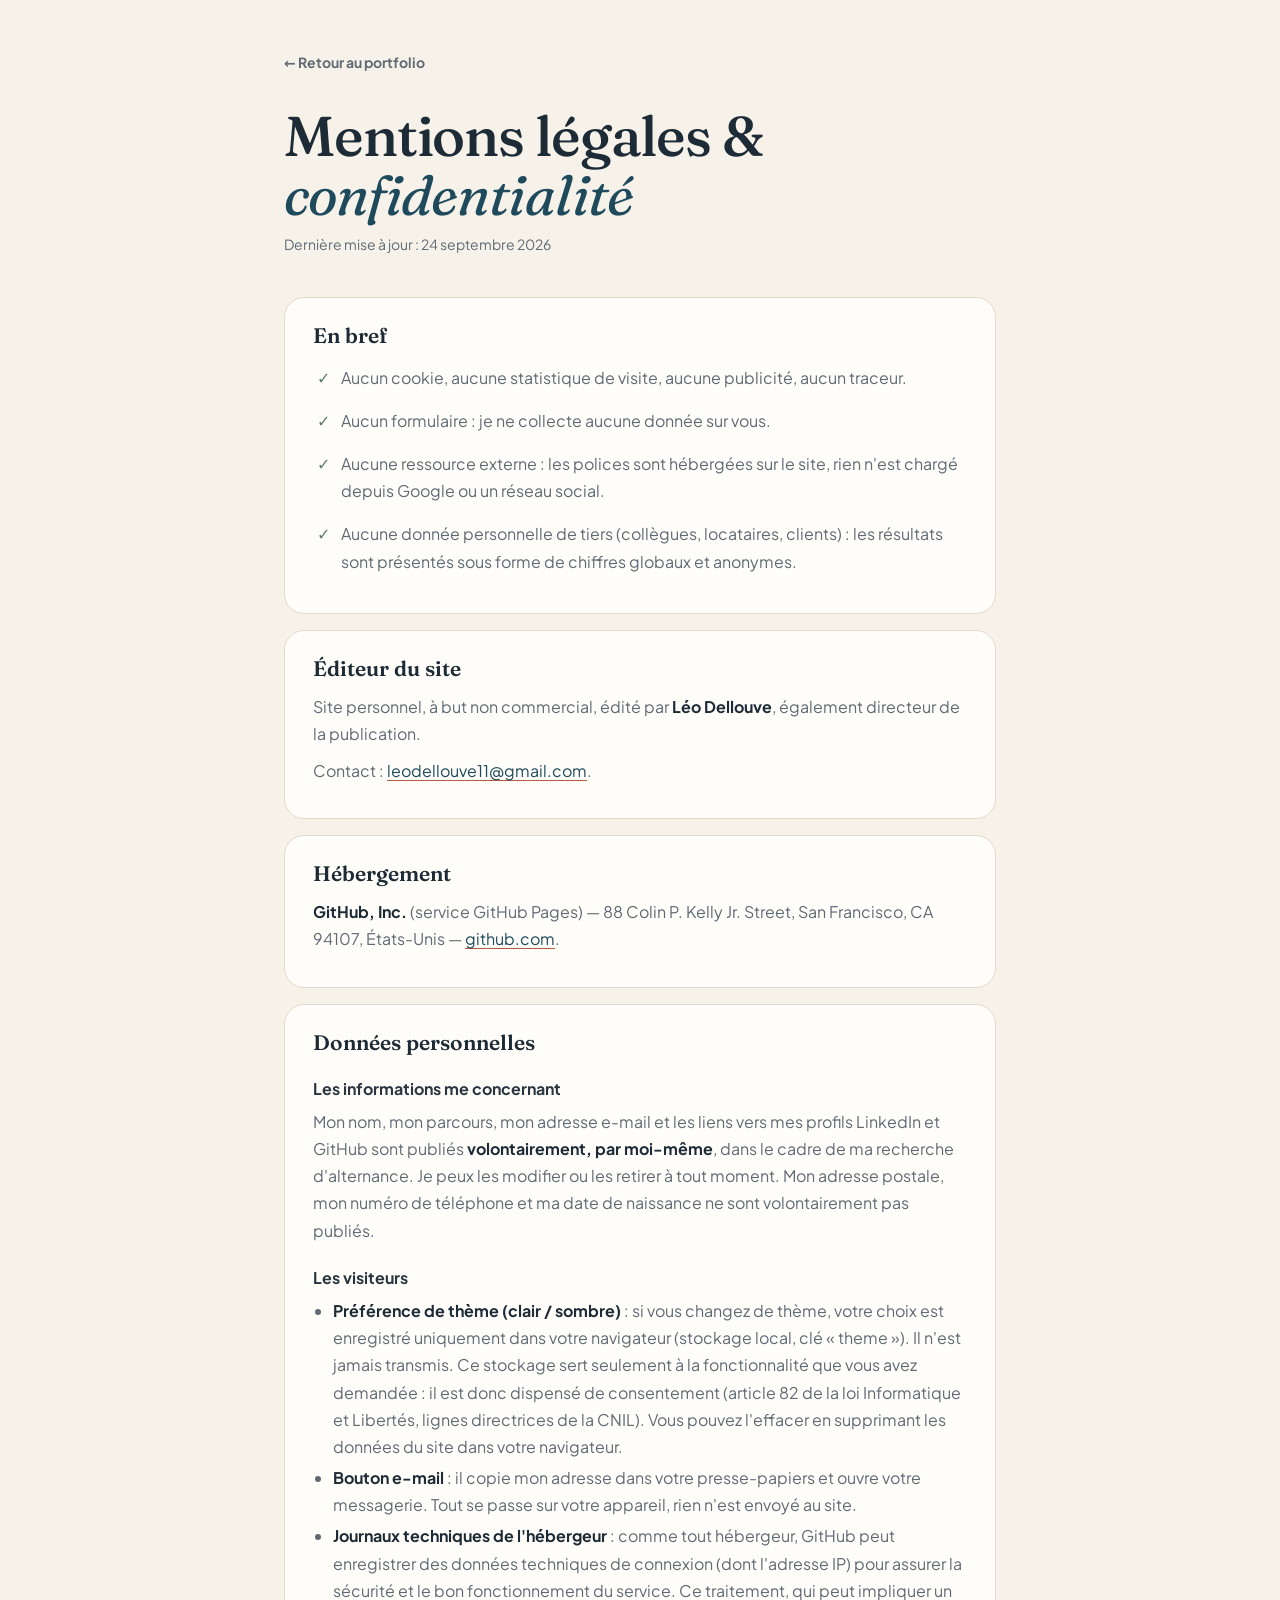
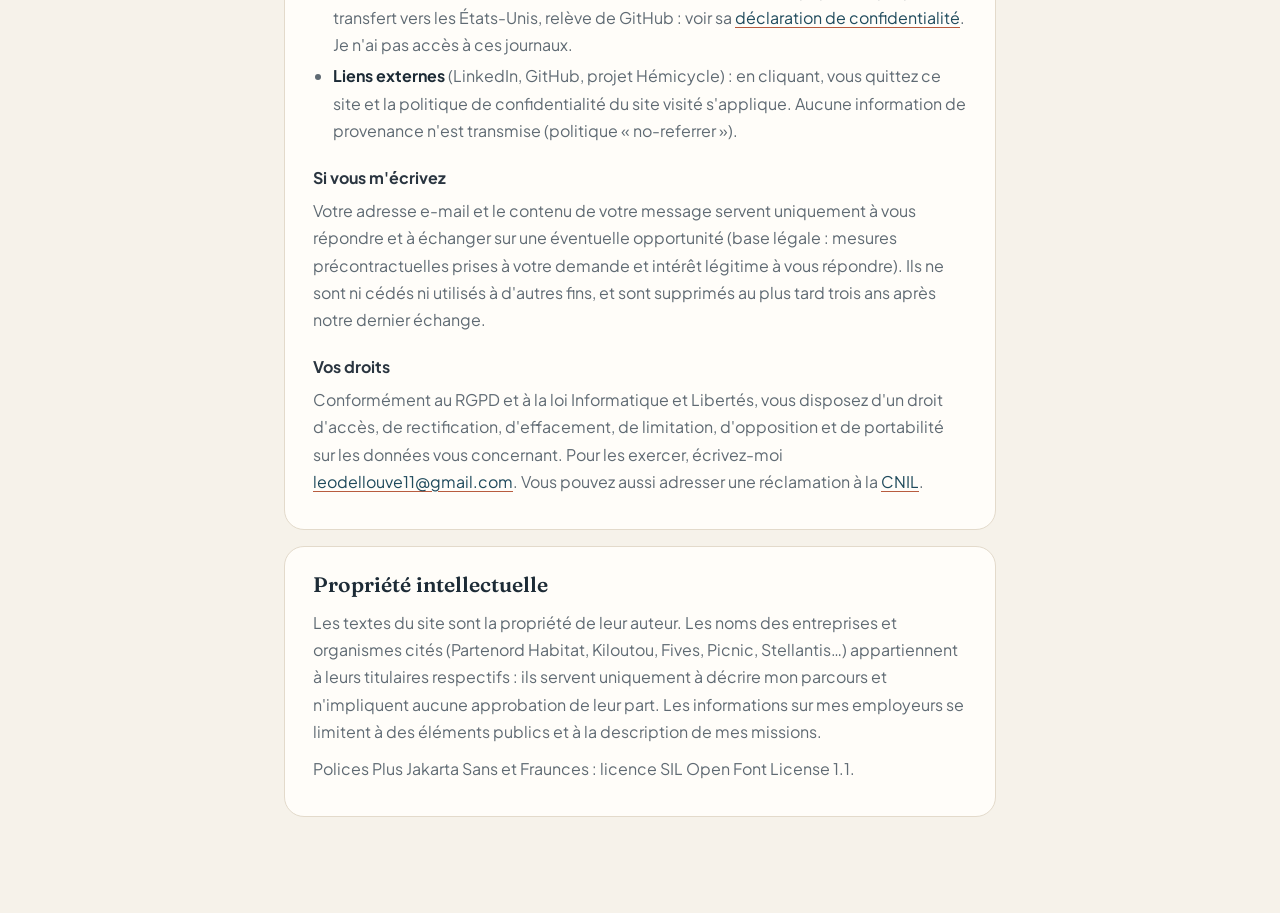
<file: mentions-legales.html>
<!DOCTYPE html>
<html lang="fr">
<head>
  <meta charset="utf-8">
  <meta name="viewport" content="width=device-width, initial-scale=1">
  <title>Mentions légales</title>
  <meta name="description" content="Mentions légales et politique de confidentialité du portfolio.">
  <meta http-equiv="Content-Security-Policy" content="default-src 'self'; script-src 'self' 'unsafe-inline'; style-src 'self' 'unsafe-inline'; img-src 'self' data:; font-src 'self'; connect-src 'none'; frame-src 'none'; object-src 'none'; base-uri 'self'; form-action 'none'">
  <meta name="referrer" content="no-referrer">
  <meta name="robots" content="noindex">
  <link rel="stylesheet" href="fonts/fonts.css">
  <style>
    :root {
      --bg: #f6f2ea; --surface: #fffdf9; --border: #e3dacb; --ink: #1d2b36;
      --text: #2a3540; --muted: #5f6a73; --primary: #1f4a5c; --accent: #b85c3f; --sage: #5f7f6a;
      color-scheme: light;
    }
    :root[data-theme="dark"] {
      --bg: #141a1f; --surface: #1d252c; --border: #2c353d; --ink: #f1ece3;
      --text: #dcd6cc; --muted: #a2a8a8; --primary: #8dbccb; --accent: #e39a7f; --sage: #9dbba6;
      color-scheme: dark;
    }
    * { box-sizing: border-box; }
    body {
      margin: 0; background: var(--bg); color: var(--text);
      font: 16px/1.7 "Plus Jakarta Sans", system-ui, -apple-system, sans-serif; -webkit-font-smoothing: antialiased;
    }
    .wrap { max-width: 760px; margin: 0 auto; padding: 48px 24px 80px; }
    a { color: var(--primary); text-decoration-color: var(--accent); text-underline-offset: 3px; }
    .back { display: inline-flex; gap: 8px; font-weight: 700; font-size: 14px; text-decoration: none; color: var(--muted); }
    .back:hover { color: var(--ink); }
    h1 { font: 500 clamp(36px, 7vw, 56px)/1.05 Fraunces, Georgia, serif; letter-spacing: -.02em; margin: 32px 0 8px; color: var(--ink); }
    h1 em { font-style: italic; font-weight: 400; color: var(--primary); }
    .updated { color: var(--muted); font-size: 14px; margin: 0 0 40px; }
    section { background: var(--surface); border: 1px solid var(--border); border-radius: 20px; padding: 24px 28px; margin-bottom: 16px; }
    h2 { font: 600 21px Fraunces, Georgia, serif; margin: 0 0 12px; color: var(--ink); }
    h3 { font-size: 16px; margin: 20px 0 6px; }
    p, li { color: var(--muted); }
    p { margin: 0 0 10px; }
    ul { margin: 0 0 10px; padding-left: 20px; }
    li { margin: 4px 0; }
    strong { color: var(--ink); }
    .ok { display: grid; gap: 8px; list-style: none; padding: 0; }
    .ok li { padding-left: 28px; position: relative; }
    .ok li::before { content: "✓"; position: absolute; left: 4px; font-weight: 800; color: var(--sage); }
    @media (max-width: 640px) { .wrap { padding: 32px 16px 64px; } section { padding: 20px; } }
  </style>
</head>
<body>
  <main class="wrap">
    <a class="back" href="./">← Retour au portfolio</a>
    <h1>Mentions légales &amp; <em>confidentialité</em></h1>
    <p class="updated">Dernière mise à jour : 24 septembre 2026</p>

    <section>
      <h2>En bref</h2>
      <ul class="ok">
        <li>Aucun cookie, aucune statistique de visite, aucune publicité, aucun traceur.</li>
        <li>Aucun formulaire : je ne collecte aucune donnée sur vous.</li>
        <li>Aucune ressource externe : les polices sont hébergées sur le site, rien n'est chargé depuis Google ou un réseau social.</li>
        <li>Aucune donnée personnelle de tiers (collègues, locataires, clients) : les résultats sont présentés sous forme de chiffres globaux et anonymes.</li>
      </ul>
    </section>

    <section>
      <h2>Éditeur du site</h2>
      <p>Site personnel, à but non commercial, édité par <strong class="js-nom">Léo Dellouve</strong>, également directeur de la publication.</p>
      <p>Contact : <a class="js-mail" href="#">par e-mail</a>.</p>
    </section>

    <section>
      <h2>Hébergement</h2>
      <p><strong>GitHub, Inc.</strong> (service GitHub Pages) — 88 Colin P. Kelly Jr. Street, San Francisco, CA 94107, États-Unis — <a href="https://github.com" target="_blank" rel="noopener noreferrer">github.com</a>.</p>
    </section>

    <section>
      <h2>Données personnelles</h2>

      <h3>Les informations me concernant</h3>
      <p>Mon nom, mon parcours, mon adresse e-mail et les liens vers mes profils LinkedIn et GitHub sont publiés <strong>volontairement, par moi-même</strong>, dans le cadre de ma recherche d'alternance. Je peux les modifier ou les retirer à tout moment. Mon adresse postale, mon numéro de téléphone et ma date de naissance ne sont volontairement pas publiés.</p>

      <h3>Les visiteurs</h3>
      <ul>
        <li><strong>Préférence de thème (clair / sombre)</strong> : si vous changez de thème, votre choix est enregistré uniquement dans votre navigateur (stockage local, clé « theme »). Il n'est jamais transmis. Ce stockage sert seulement à la fonctionnalité que vous avez demandée : il est donc dispensé de consentement (article 82 de la loi Informatique et Libertés, lignes directrices de la CNIL). Vous pouvez l'effacer en supprimant les données du site dans votre navigateur.</li>
        <li><strong>Bouton e-mail</strong> : il copie mon adresse dans votre presse-papiers et ouvre votre messagerie. Tout se passe sur votre appareil, rien n'est envoyé au site.</li>
        <li><strong>Journaux techniques de l'hébergeur</strong> : comme tout hébergeur, GitHub peut enregistrer des données techniques de connexion (dont l'adresse IP) pour assurer la sécurité et le bon fonctionnement du service. Ce traitement, qui peut impliquer un transfert vers les États-Unis, relève de GitHub : voir sa <a href="https://docs.github.com/fr/site-policy/privacy-policies/github-general-privacy-statement" target="_blank" rel="noopener noreferrer">déclaration de confidentialité</a>. Je n'ai pas accès à ces journaux.</li>
        <li><strong>Liens externes</strong> (LinkedIn, GitHub, projet Hémicycle) : en cliquant, vous quittez ce site et la politique de confidentialité du site visité s'applique. Aucune information de provenance n'est transmise (politique « no-referrer »).</li>
      </ul>

      <h3>Si vous m'écrivez</h3>
      <p>Votre adresse e-mail et le contenu de votre message servent uniquement à vous répondre et à échanger sur une éventuelle opportunité (base légale : mesures précontractuelles prises à votre demande et intérêt légitime à vous répondre). Ils ne sont ni cédés ni utilisés à d'autres fins, et sont supprimés au plus tard trois ans après notre dernier échange.</p>

      <h3>Vos droits</h3>
      <p>Conformément au RGPD et à la loi Informatique et Libertés, vous disposez d'un droit d'accès, de rectification, d'effacement, de limitation, d'opposition et de portabilité sur les données vous concernant. Pour les exercer, écrivez-moi <a class="js-mail" href="#">par e-mail</a>. Vous pouvez aussi adresser une réclamation à la <a href="https://www.cnil.fr/fr/plaintes" target="_blank" rel="noopener noreferrer">CNIL</a>.</p>
    </section>

    <section>
      <h2>Propriété intellectuelle</h2>
      <p>Les textes du site sont la propriété de leur auteur. Les noms des entreprises et organismes cités (Partenord Habitat, Kiloutou, Fives, Picnic, Stellantis…) appartiennent à leurs titulaires respectifs : ils servent uniquement à décrire mon parcours et n'impliquent aucune approbation de leur part. Les informations sur mes employeurs se limitent à des éléments publics et à la description de mes missions.</p>
      <p>Polices Plus Jakarta Sans et Fraunces : licence SIL Open Font License 1.1.</p>
    </section>
  </main>

  <script src="data.js"></script>
  <script>
    const d = window.PORTFOLIO || {};
    const mail = (d.liens || {}).email;
    if (d.nom) document.querySelectorAll(".js-nom").forEach(el => el.textContent = d.nom);
    document.querySelectorAll(".js-mail").forEach(a => {
      if (mail) { a.href = "mailto:" + mail; a.textContent = mail; }
      else a.replaceWith(document.createTextNode("via LinkedIn"));
    });
    try { const t = localStorage.getItem("theme"); if (t) document.documentElement.dataset.theme = t; } catch (e) {}
  </script>
</body>
</html>
</file>
<file: fonts/fonts.css>
/* Polices hébergées sur le site (aucune requête vers Google Fonts).
   Plus Jakarta Sans et Fraunces — licence SIL Open Font License 1.1 (voir les fichiers OFL-*.txt). */

@font-face {
  font-family: "Plus Jakarta Sans";
  font-style: normal;
  font-display: swap;
  font-weight: 200 800;
  src: url("plus-jakarta-sans-latin-ext-wght-normal.woff2") format("woff2-variations");
  unicode-range: U+0100-02BA, U+02BD-02C5, U+02C7-02CC, U+02CE-02D7, U+02DD-02FF, U+0304, U+0308, U+0329, U+1D00-1DBF, U+1E00-1E9F, U+1EF2-1EFF, U+2020, U+20A0-20AB, U+20AD-20C0, U+2113, U+2C60-2C7F, U+A720-A7FF;
}
@font-face {
  font-family: "Plus Jakarta Sans";
  font-style: normal;
  font-display: swap;
  font-weight: 200 800;
  src: url("plus-jakarta-sans-latin-wght-normal.woff2") format("woff2-variations");
  unicode-range: U+0000-00FF, U+0131, U+0152-0153, U+02BB-02BC, U+02C6, U+02DA, U+02DC, U+0304, U+0308, U+0329, U+2000-206F, U+20AC, U+2122, U+2191, U+2193, U+2212, U+2215, U+FEFF, U+FFFD;
}
@font-face {
  font-family: "Fraunces";
  font-style: normal;
  font-display: swap;
  font-weight: 100 900;
  src: url("fraunces-latin-ext-wght-normal.woff2") format("woff2-variations");
  unicode-range: U+0100-02BA, U+02BD-02C5, U+02C7-02CC, U+02CE-02D7, U+02DD-02FF, U+0304, U+0308, U+0329, U+1D00-1DBF, U+1E00-1E9F, U+1EF2-1EFF, U+2020, U+20A0-20AB, U+20AD-20C0, U+2113, U+2C60-2C7F, U+A720-A7FF;
}
@font-face {
  font-family: "Fraunces";
  font-style: normal;
  font-display: swap;
  font-weight: 100 900;
  src: url("fraunces-latin-wght-normal.woff2") format("woff2-variations");
  unicode-range: U+0000-00FF, U+0131, U+0152-0153, U+02BB-02BC, U+02C6, U+02DA, U+02DC, U+0304, U+0308, U+0329, U+2000-206F, U+20AC, U+2122, U+2191, U+2193, U+2212, U+2215, U+FEFF, U+FFFD;
}
@font-face {
  font-family: "Fraunces";
  font-style: italic;
  font-display: swap;
  font-weight: 100 900;
  src: url("fraunces-latin-ext-wght-italic.woff2") format("woff2-variations");
  unicode-range: U+0100-02BA, U+02BD-02C5, U+02C7-02CC, U+02CE-02D7, U+02DD-02FF, U+0304, U+0308, U+0329, U+1D00-1DBF, U+1E00-1E9F, U+1EF2-1EFF, U+2020, U+20A0-20AB, U+20AD-20C0, U+2113, U+2C60-2C7F, U+A720-A7FF;
}
@font-face {
  font-family: "Fraunces";
  font-style: italic;
  font-display: swap;
  font-weight: 100 900;
  src: url("fraunces-latin-wght-italic.woff2") format("woff2-variations");
  unicode-range: U+0000-00FF, U+0131, U+0152-0153, U+02BB-02BC, U+02C6, U+02DA, U+02DC, U+0304, U+0308, U+0329, U+2000-206F, U+20AC, U+2122, U+2191, U+2193, U+2212, U+2215, U+FEFF, U+FFFD;
}
</file>
